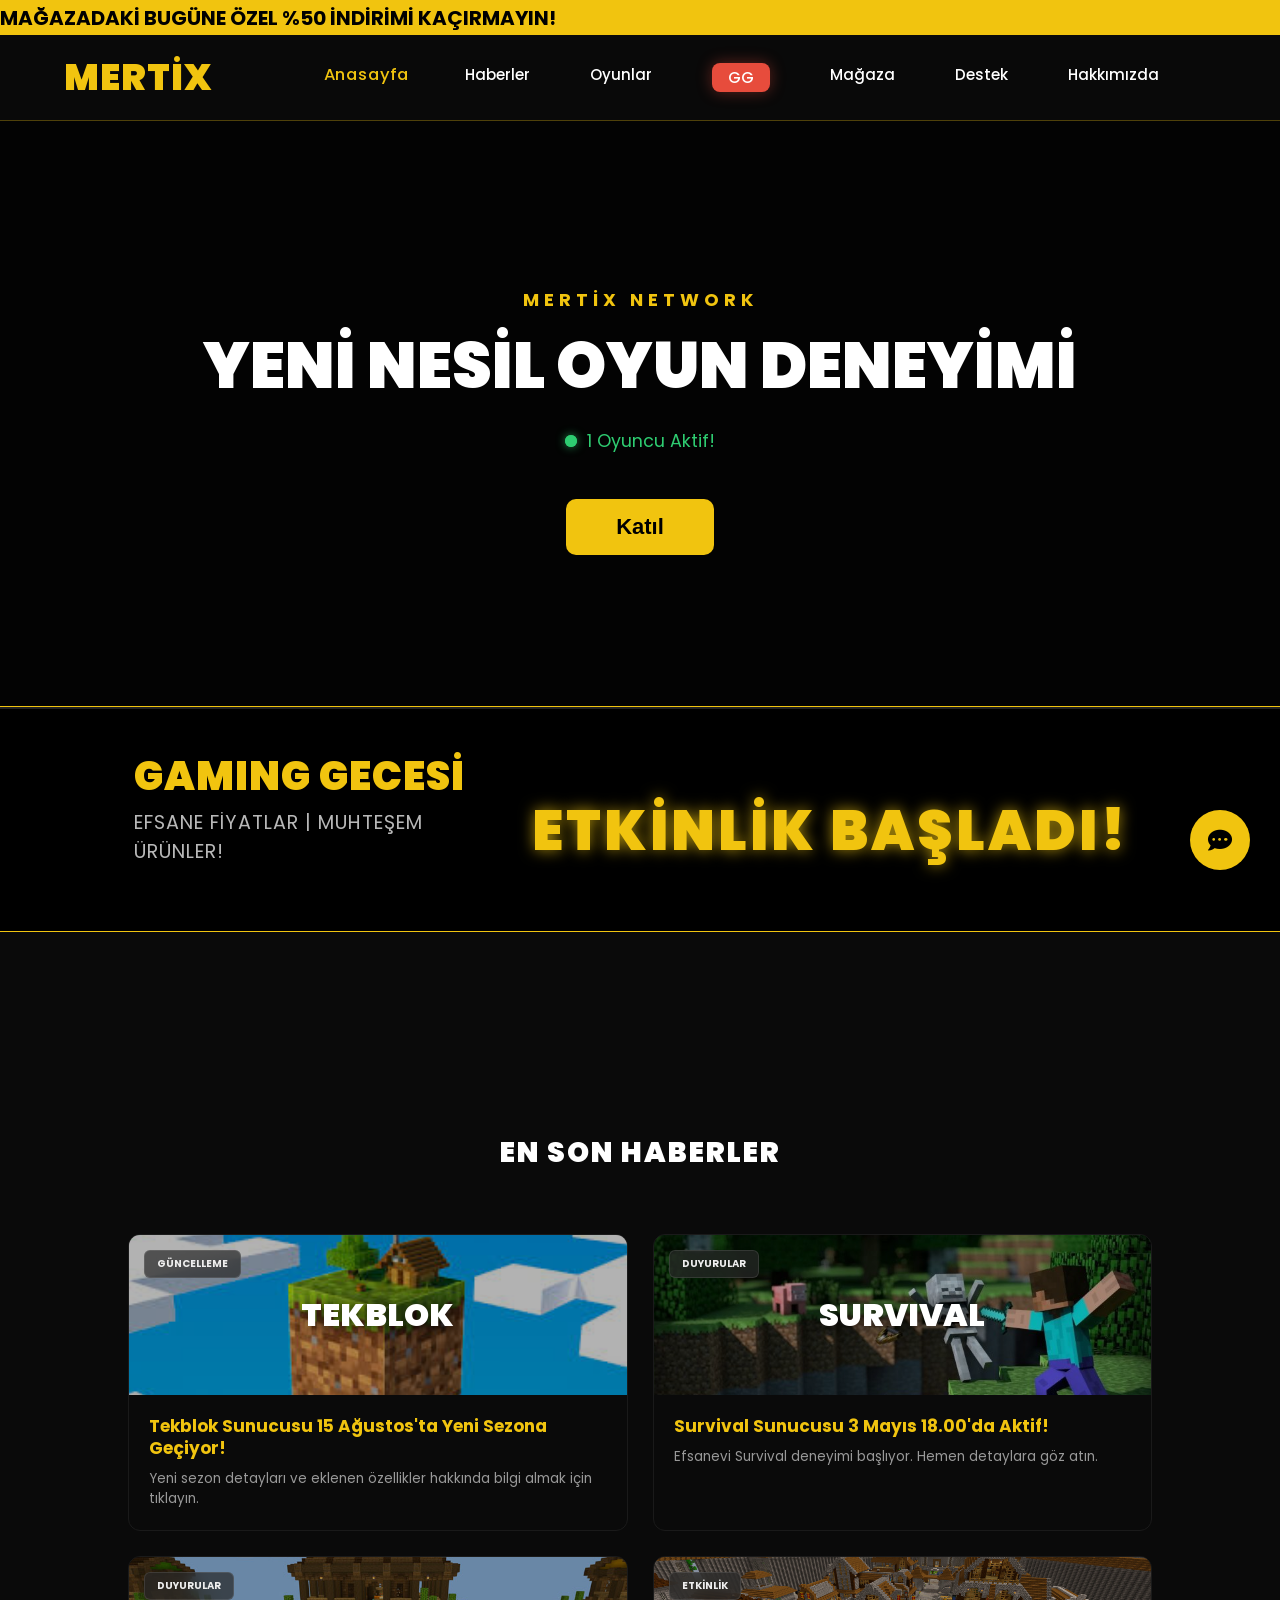
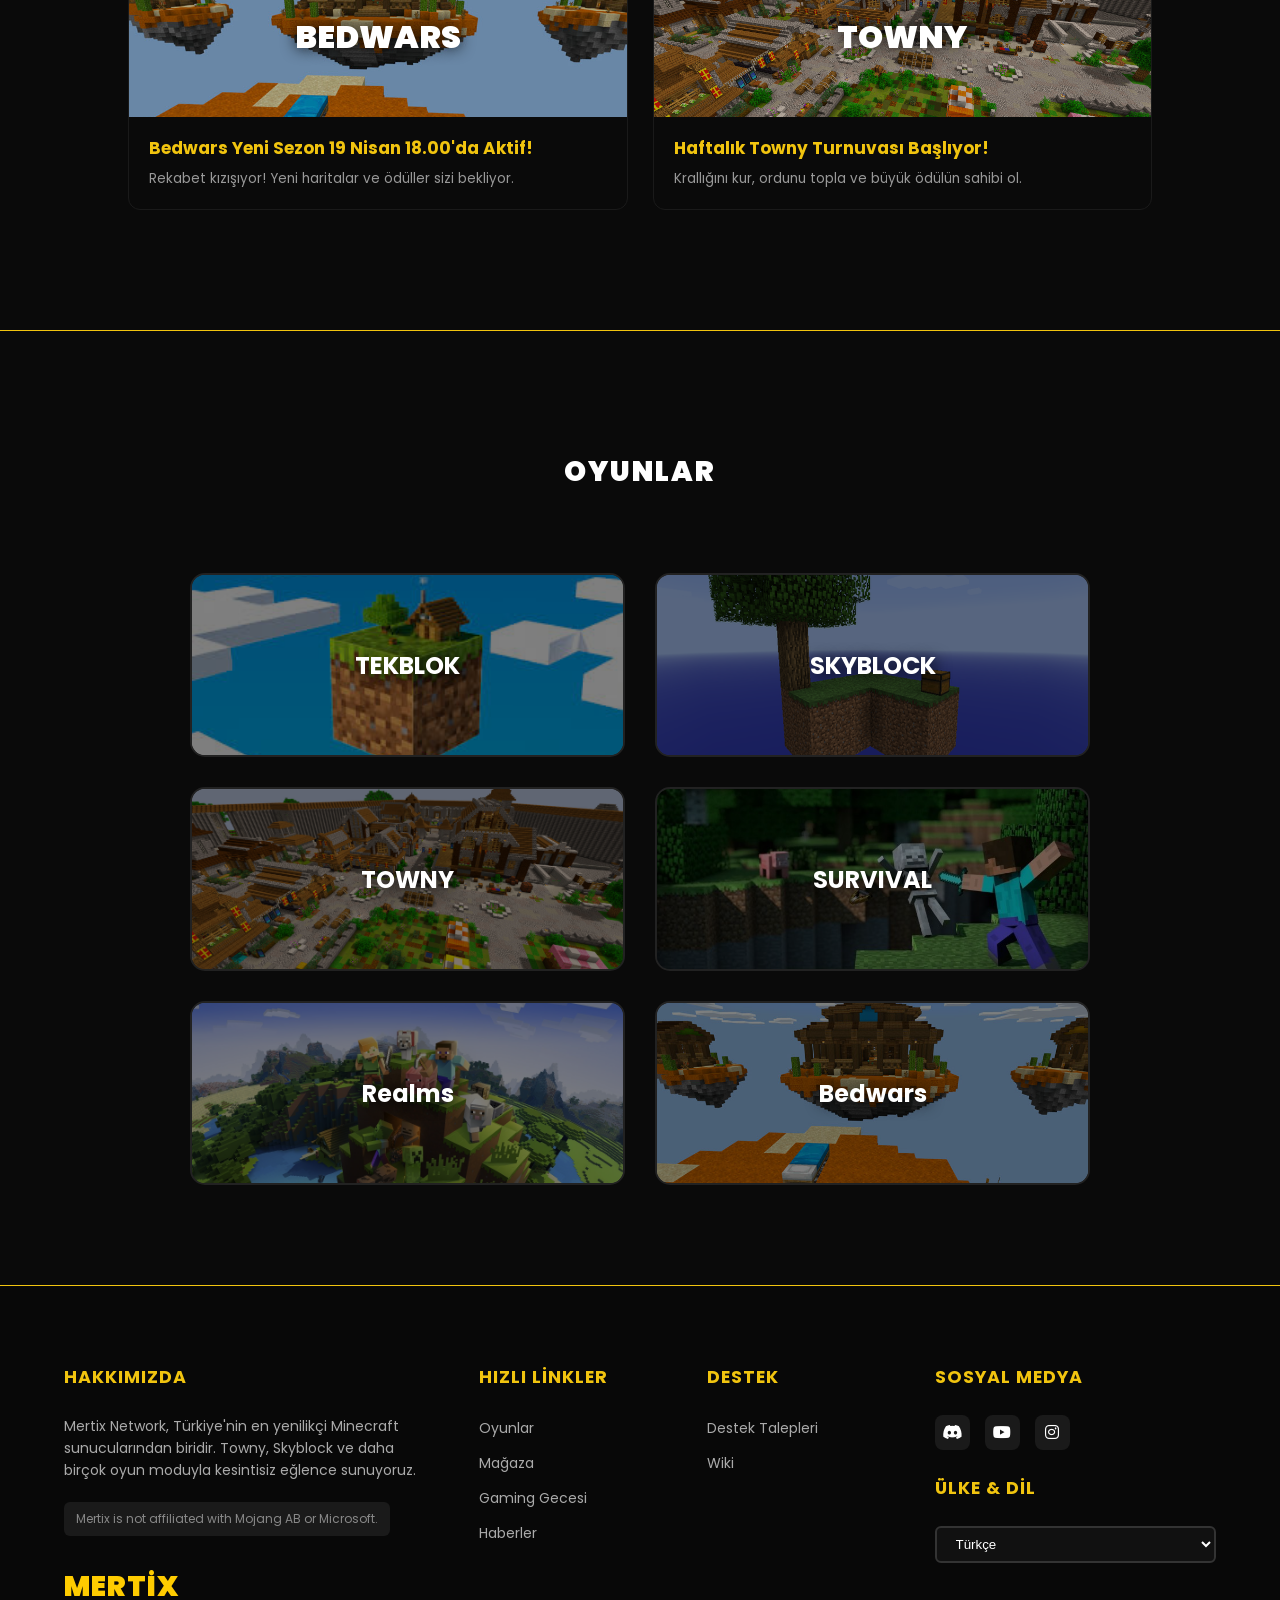
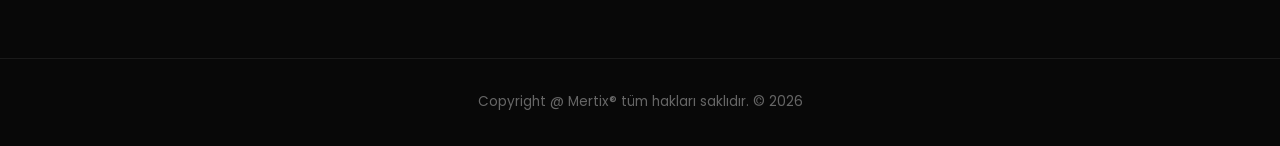
<file: index.html>
<!DOCTYPE html>
<html lang="tr">

<head>
    <meta charset="UTF-8">
    <meta name="viewport" content="width=device-width, initial-scale=1.0">
    <title>Mertix Network • Minecraft Sunucusu</title>
    <link rel="shortcut icon" href="res/logo.png" type="image/x-icon">
    <link rel="stylesheet" href="style.css">
    <link href="https://fonts.googleapis.com/css2?family=Poppins:wght@400;700;900&display=swap" rel="stylesheet">
    <link rel="stylesheet" href="https://cdnjs.cloudflare.com/ajax/libs/font-awesome/6.0.0/css/all.min.css">
</head>

<body>

    <!-- Üst Duyuru Bandı -->
    <div class="top-bar">
        <div class="scrolling-text" id="topBarText">
            <span data-key="top_bar_1">MAĞAZADAKİ BUGÜNE ÖZEL %50 İNDİRİMİ KAÇIRMAYIN!</span>
            <span data-key="top_bar_2">YENİ TOWNY SEZONU ÇOK YAKINDA SİZLERLE!</span>
            <span data-key="top_bar_3">DİSCORD SUNUCUMUZA KATILMAYI UNUTMAYIN!</span>
            <span data-key="top_bar_1">MAĞAZADAKİ BUGÜNE ÖZEL %50 İNDİRİMİ KAÇIRMAYIN!</span>
            <span data-key="top_bar_2">YENİ TOWNY SEZONU ÇOK YAKINDA SİZLERLE!</span>
            <span data-key="top_bar_3">DİSCORD SUNUCUMUZA KATILMAYI UNUTMAYIN!</span>
        </div>
    </div>

    <header>
    <div class="logo">
        <h2 style="color: #f1c40f; margin: 0; font-weight: 900;">MERTİX</h2>
    </div>

    <div class="menu-toggle" id="mobile-menu">
        <span class="bar"></span>
        <span class="bar"></span>
        <span class="bar"></span>
    </div>

    <nav class="nav-container">
        <div class="nav-links">
            <a href="#" class="active" data-key="nav_home">Anasayfa</a>
            <a href="#news" data-key="nav_news">Haberler</a>
            <a href="#games" data-key="nav_games">Oyunlar</a>
            <a href="gamingnight/gn.html" class="gg-btn desktop-only" data-key="gg_btn">GG</a>
            <a href="error/404.html" data-key="nav_shop">Mağaza</a>
            <a href="error/404.html" data-key="nav_support">Destek</a>
            <a href="#footer" data-key="nav_about">Hakkımızda</a>

            <div class="mobile-action-group">
                <a href="gamingnight/gn.html" class="gg-btn mobile-only" data-key="gg_btn">GG</a>
                <a href="login/login.html" class="mobile-login" id="mobileLoginBtn" data-key="btn_login">Giriş Yap ></a>
            </div>
        </div>
    </nav>

    <a href="login/login.html" class="login-btn desktop-login" id="desktopLoginBtn" data-key="btn_login">Giriş Yap ></a>
    
</header>

    <main>
        <section class="hero">
            <h2 data-key="hero_sub">MERTİX NETWORK</h2>
            <h1 data-key="hero_title">YENİ NESİL OYUN DENEYİMİ</h1>
            <div class="online-count">
                <span class="status-dot"></span>
                <span data-key="hero_online">1 Oyuncu Aktif!</span>
            </div>
            <button class="play-btn" data-key="btn_join">Katıl</button>
        </section>

        <!-- Gaming Gecesi & Geri Sayım -->
        <section id="gaming_night" class="gaming-night">
            <div class="gaming-content">
                <div class="gaming-info">
                    <h3 data-key="gaming_title">GAMING GECESİ</h3>
                    <p data-key="gaming_sub">EFSANE FİYATLAR | MUHTEŞEM ÜRÜNLER!</p>
                </div>
                <div class="countdown" id="timer">
                    <div class="time-box"><span id="days">00</span><label data-key="timer_days">GÜN</label></div>
                    <div class="time-box"><span id="hours">00</span><label data-key="timer_hours">SAAT</label></div>
                    <div class="time-box"><span id="minutes">00</span><label data-key="timer_minutes">DAKİKA</label>
                    </div>
                    <div class="time-box"><span id="seconds">00</span><label data-key="timer_seconds">SANİYE</label>
                    </div>
                </div>
            </div>
        </section>

        <!-- En Son Haberler Bölümü -->
        <section id="news" class="news">
            <h2 class="section-title" data-key="title_news">EN SON HABERLER</h2>
            <div class="news-container">
                <!-- Haber Kartı 1 -->
                <a href="news/news1.html" class="news-card">
                    <div class="news-image" style="background-image: url(res/tekblok.jpg);">
                        <span class="news-tag" data-key="tag_update">GÜNCELLEME</span>
                        <h3>TEKBLOK</h3>
                    </div>
                    <div class="news-content">
                        <h4>Tekblok Sunucusu 15 Ağustos'ta Yeni Sezona Geçiyor!</h4>
                        <p>Yeni sezon detayları ve eklenen özellikler hakkında bilgi almak için tıklayın.</p>
                    </div>
                </a>

                <!-- Haber Kartı 2 -->
                <a href="news/news2.html" class="news-card">
                    <div class="news-image" style="background-image: url(res/survival.jpg);">
                        <span class="news-tag" data-key="tag_announcement">DUYURULAR</span>
                        <h3>SURVIVAL</h3>
                    </div>
                    <div class="news-content">
                        <h4>Survival Sunucusu 3 Mayıs 18.00'da Aktif!</h4>
                        <p>Efsanevi Survival deneyimi başlıyor. Hemen detaylara göz atın.</p>
                    </div>
                </a>

                <!-- Haber Kartı 3 -->
                <a href="news/news3.html" class="news-card">
                    <div class="news-image" style="background-image: url(res/bedwars.jpg);">
                        <span class="news-tag" data-key="tag_announcement">DUYURULAR</span>
                        <h3>BEDWARS</h3>
                    </div>
                    <div class="news-content">
                        <h4>Bedwars Yeni Sezon 19 Nisan 18.00'da Aktif!</h4>
                        <p>Rekabet kızışıyor! Yeni haritalar ve ödüller sizi bekliyor.</p>
                    </div>
                </a>

                <!-- Haber Kartı 4 -->
                <a href="news/news4.html" class="news-card">
                    <div class="news-image" style="background-image: url(res/towny.jpg);">
                        <span class="news-tag" data-key="tag_event">ETKİNLİK</span>
                        <h3>TOWNY</h3>
                    </div>
                    <div class="news-content">
                        <h4>Haftalık Towny Turnuvası Başlıyor!</h4>
                        <p>Krallığını kur, ordunu topla ve büyük ödülün sahibi ol.</p>
                    </div>
                </a>
            </div>
        </section>

        <section id="games" class="games">
            <h2 class="section-title" data-key="title_games">OYUNLAR</h2>
            <div class="game-cards">
                <!-- Tekblok -->
                <div class="game-card">
                    <img src="res/tekblok.jpg" alt="Tekblok" class="card-bg">
                    <span>TEKBLOK</span>
                </div>
                <!-- Skyblock -->
                <div class="game-card">
                    <img src="res/skyblock.png" alt="Skyblock" class="card-bg">
                    <span>SKYBLOCK</span>
                </div>
                <!-- Towny -->
                <div class="game-card">
                    <img src="res/towny.jpg" alt="Towny" class="card-bg">
                    <span>TOWNY</span>
                </div>
                <!-- Survival -->
                <div class="game-card">
                    <img src="res/survival.jpg" alt="Survival" class="card-bg">
                    <span>SURVIVAL</span>
                </div>
                <!-- Towny -->
                <div class="game-card">
                    <img src="res/realms.jpg" alt="Realms" class="card-bg">
                    <span>Realms</span>
                </div>
                <!-- Survival -->
                <div class="game-card">
                    <img src="res/bedwars.jpg" alt="Bedwars" class="card-bg">
                    <span>Bedwars</span>
                </div>
            </div>
        </section>
    </main>

    <footer id="footer" class="main-footer">
        <div class="footer-container">
            <!-- Hakkımızda Kısmı -->
            <div class="footer-section about">
                <h3 data-key="footer_about_title">Hakkımızda</h3>
                <p data-key="footer_about_content">Mertix Network, Türkiye'nin en yenilikçi Minecraft sunucularından
                    biridir. Towny, Skyblock ve daha birçok oyun moduyla kesintisiz eğlence sunuyoruz.</p>
                <div class="disclaimer">
                    Mertix is not affiliated with Mojang AB or Microsoft.
                </div>
                <div class="footer-logo-text">MERTİX</div>
            </div>

            <!-- Hızlı Linkler -->
            <div class="footer-section links">
                <h3 data-key="footer_quick_links">Hızlı Linkler</h3>
                <ul>
                    <li><a href="#games" data-key="nav_games">Oyunlar</a></li>
                    <li><a href="#" data-key="nav_shop">Mağaza</a></li>
                    <li><a href="#gaming_night" data-key="footer_link_gaming">Gaming Gecesi</a></li>
                    <li><a href="#news" data-key="nav_news">Haberler</a></li>
                </ul>
            </div>

            <!-- Destek -->
            <div class="footer-section links">
                <h3 data-key="nav_support">Destek</h3>
                <ul>
                    <li><a href="#" data-key="footer_support_requests">Destek Talepleri</a></li>
                    <li><a href="#" data-key="footer_wiki">Wiki</a></li>
                </ul>
            </div>

            <!-- Sosyal Medya ve Dil -->
            <div class="footer-section social">
                <h3 data-key="footer_social">Sosyal Medya</h3>
                <div class="social-icons">
                    <a href="#" class="icon discord"><i class="fab fa-discord"></i></a>
                    <a href="#" class="icon youtube"><i class="fab fa-youtube"></i></a>
                    <a href="#" class="icon instagram"><i class="fab fa-instagram"></i></a>
                </div>
                <h3 data-key="footer_lang">Ülke & Dil</h3>
                <select class="language-select" id="langSelect">
                    <option data-key="lang_tr" value="tr">Türkçe</option>
                    <option data-key="lang_en" value="en">İngilizce <p>(Beta)</p>
                    </option>
                    <option data-key="lang_de" value="de">Almanca <p>(Beta)</p>
                    </option>
                    <option data-key="lang_fr" value="fr">Fransızca <p>(Beta)</p>
                    </option>
                </select>
            </div>
        </div>

        <div class="footer-bottom">
            <p data-key="footer_copyright">Copyright <strong>Mertix®</strong> tüm hakları saklıdır. © 2026</p>
        </div>
    </footer>

    <!-- Chatbot Penceresi -->
    <div class="chat-window" id="chatWindow">
        <div class="chat-header">
            <span data-key="chat_title">Mertix Destek Botu</span>
            <button onclick="toggleChat()">&times;</button>
        </div>
        <div class="chat-body" id="chatBody">
            <!-- Mesajlar buraya gelecek -->
        </div>
        <div class="chat-footer">
            <div class="input-area">
                <input type="text" id="chatInput" data-key="chat_input_placeholder" placeholder="Mesajınızı yazın...">
                <button onclick="sendMessage()">
                    <i class="fas fa-paper-plane"></i>
                </button>
            </div>
        </div>
    </div>

    <!-- Sabit Düğmeler Grubu -->
    <div class="fixed-buttons">
        <!-- Yukarı Çık Düğmesi -->
        <button onclick="window.scrollTo({top: 0, behavior: 'smooth'})" class="scroll-top" title="Yukarı Çık">
            <i class="fas fa-chevron-up"></i>
        </button>

        <!-- Sohbet Botu Düğmesi -->
        <div class="chat-bot-btn" onclick="toggleChat()" title="Destek Sistemi">
            <i class="fas fa-comment-dots"></i>
        </div>
    </div>
    <script src="language.js"></script>
    <script src="script.js"></script>
    <script src="bot.js"></script>
    <script src="gnsayim.js"></script>
</body>

</html>
</file>
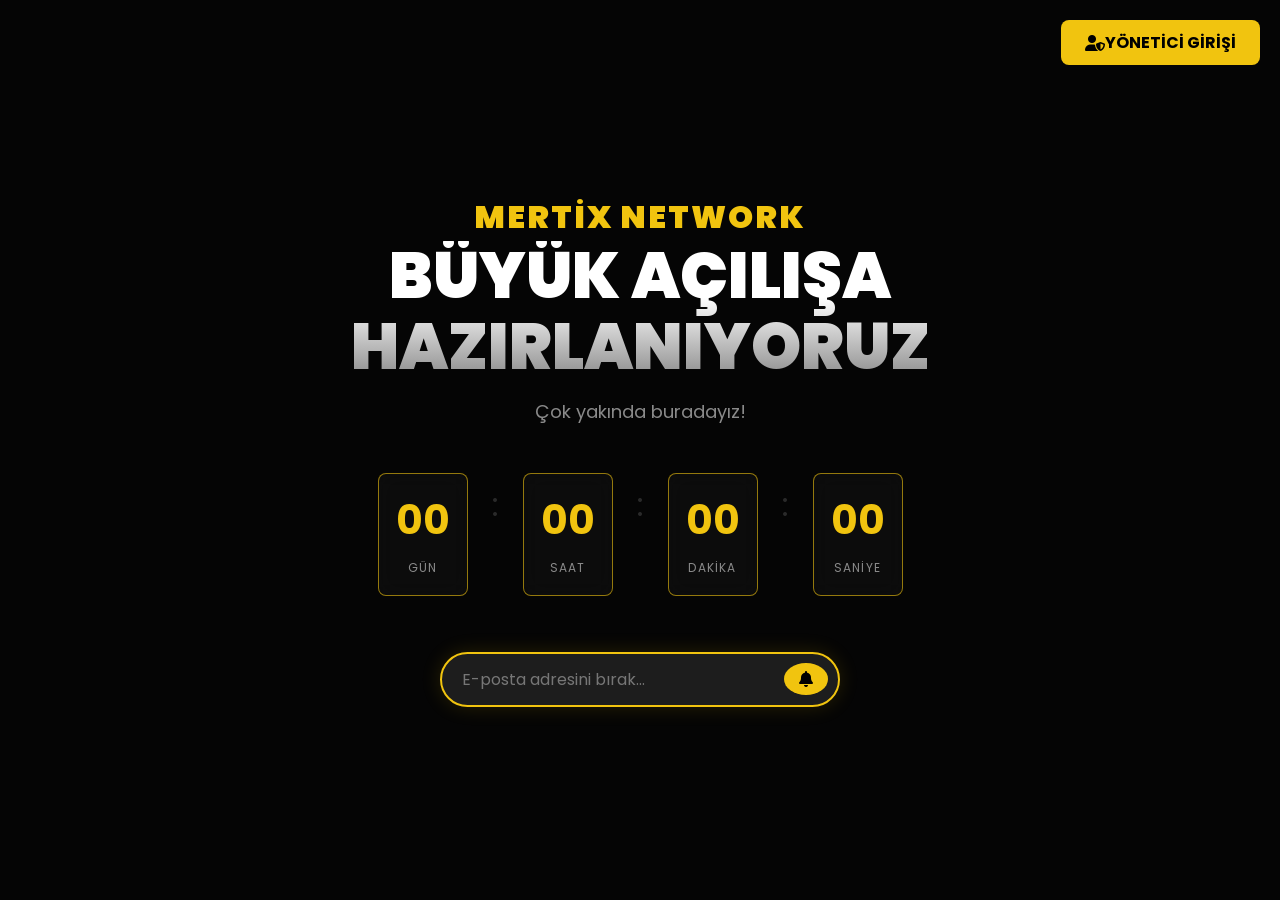
<file: login/login.html>
<!DOCTYPE html>
<html lang="tr">

<head>
    <meta charset="UTF-8" />
    <meta name="viewport" content="width=device-width, initial-scale=1.0" />
    <title>Mertix Network • Yakında!</title>
    <link rel="shortcut icon" href="../res/logo.png" type="image/x-icon">
    <link href="https://fonts.googleapis.com/css2?family=Poppins:wght@400;700;900&display=swap" rel="stylesheet">
    <link rel="stylesheet" href="css/style.css" />
    <link rel="stylesheet" href="https://cdnjs.cloudflare.com/ajax/libs/font-awesome/6.0.0/css/all.min.css" />
</head>

<body>
    <div class="bg">
        <div class="blob"></div>
    </div>

    <div style="position: absolute; top: 20px; right: 20px; z-index: 1000;">
        <a id="admin-login" href="managerlogin.html" class="admin-login">
            <i class="fa-solid fa-user-shield"></i> YÖNETİCİ GİRİŞİ
        </a>
    </div>

    <main class="container">
        <div class="logo">
            <h1 style="color: #f1c40f; font-weight: 900; letter-spacing: 2px;">MERTİX NETWORK</h1>
        </div>

        <section class="content">
            <h2 data-key="title" class="title">BÜYÜK AÇILIŞA HAZIRLANIYORUZ</h2>
            <p data-key="subtitle" class="subtitle">Çok yakında buradayız!</p>
        </section>

        <section class="countdown">
            <div class="time-block">
                <span class="time-value" id="days">00</span>
                <span data-key="days" class="time-label">GÜN</span>
            </div>
            <span class="separator">:</span>
            <div class="time-block">
                <span class="time-value" id="hours">00</span>
                <span data-key="hours" class="time-label">SAAT</span>
            </div>
            <span class="separator">:</span>
            <div class="time-block">
                <span class="time-value" id="minutes">00</span>
                <span data-key="minutes" class="time-label">DAKİKA</span>
            </div>
            <span class="separator">:</span>
            <div class="time-block">
                <span class="time-value" id="seconds">00</span>
                <span data-key="seconds" class="time-label">SANİYE</span>
            </div>
        </section>

        <form class="email-form" id="email-form">
            <div class="input-wrapper">
                <input data-key="email" type="email" required placeholder="E-posta adresini bırak..." />
                <button type="submit" class="side-btn" title="Haber Ver">
                    <i class="fa-solid fa-bell"></i>
                </button>
            </div>
        </form>

        <div class="success-message hidden" id="success">
            <i class="fa-solid fa-check-circle"></i>
            <span data-key="success">Kaydın başarıyla oluşturuldu. Sunucumuz aktif olduğunda e-posta adresine bir
                davetiye göndereceğiz.</span>
        </div>
    </main>
    <script src="js/script.js" defer></script>
    <script src="js/loginlang.js" defer></script>
</body>

</html>
</file>
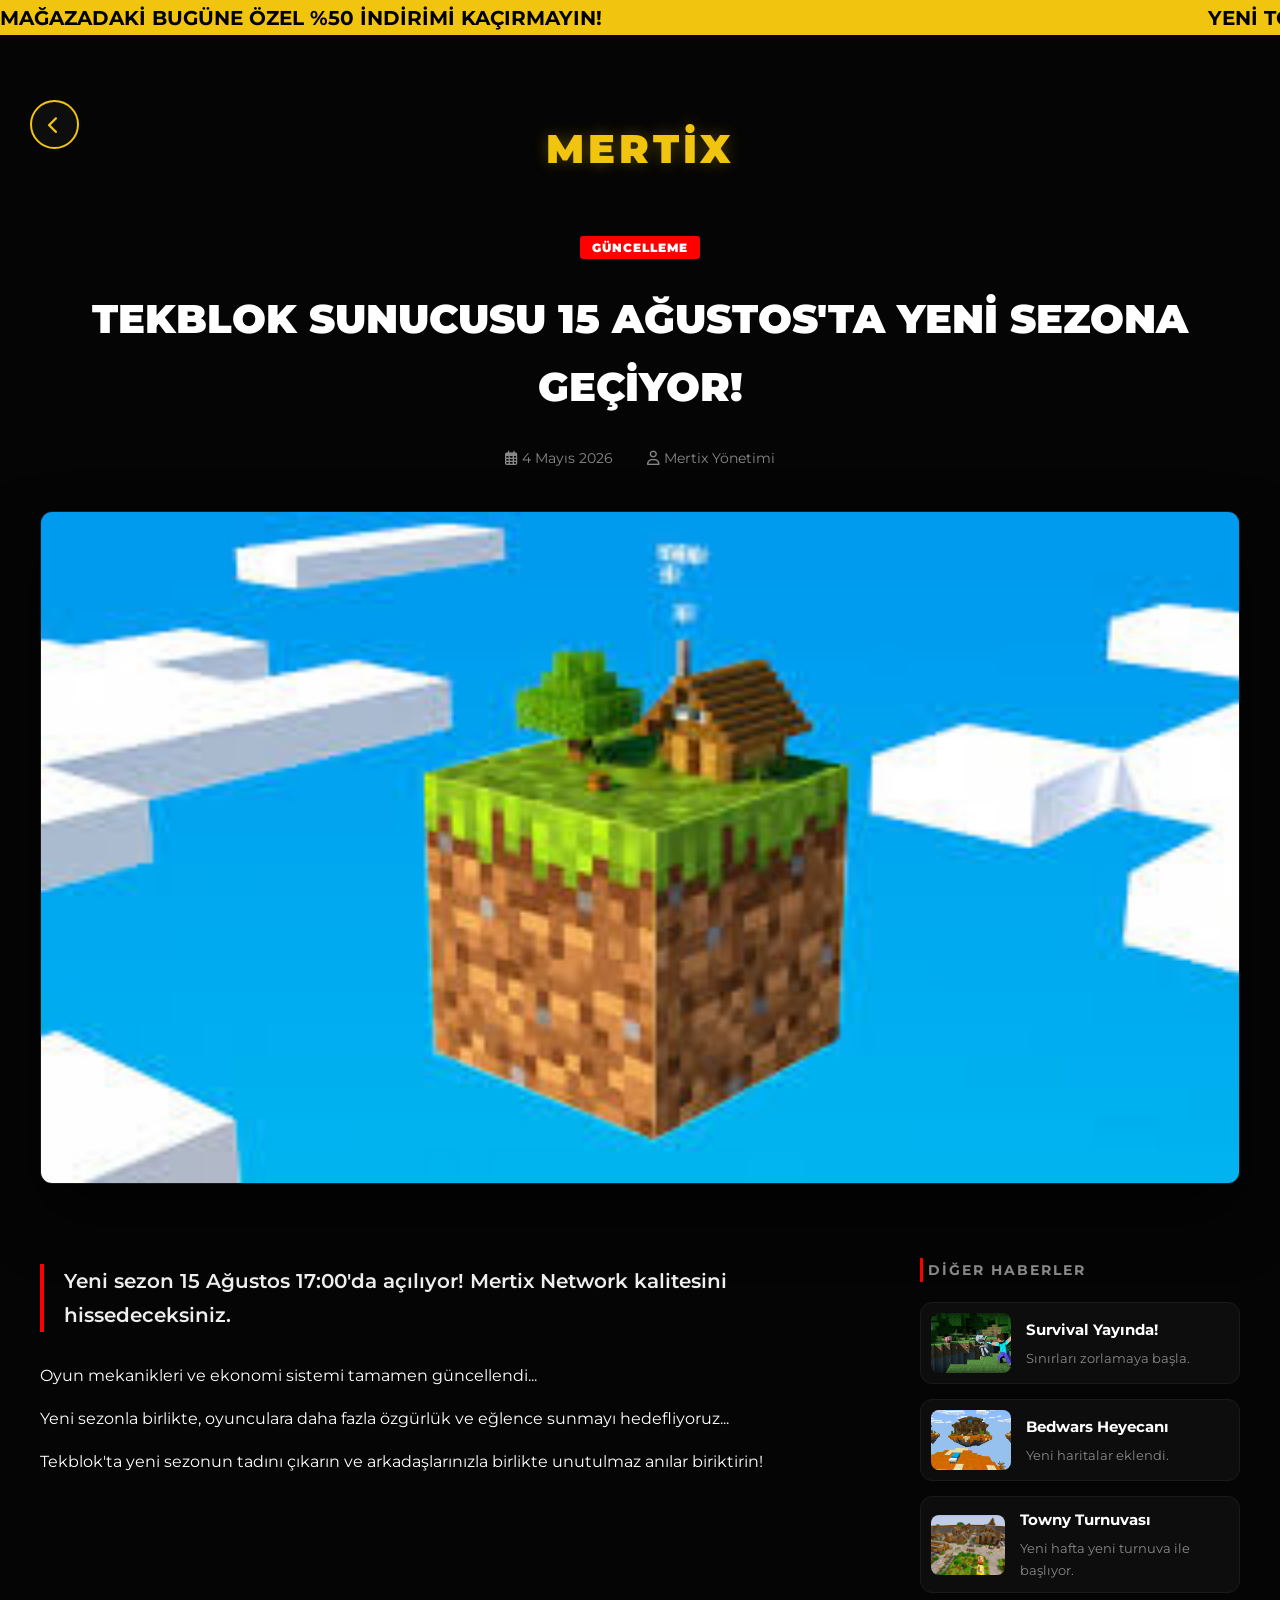
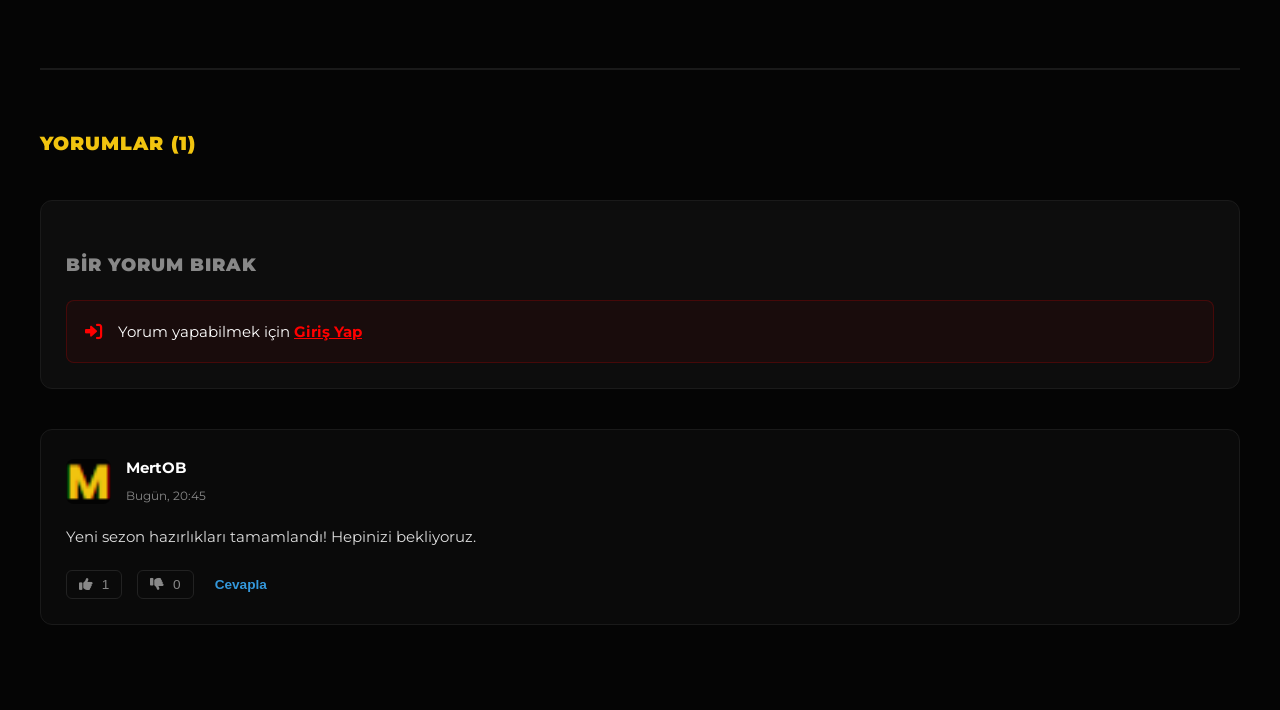
<file: news/news1.html>
<!DOCTYPE html>
<html lang="tr">
<head>
    <meta charset="UTF-8">
    <meta name="viewport" content="width=device-width, initial-scale=1.0">
    <title>Mertix Network • Haber Detayları</title>
    <link rel="shortcut icon" href="../res/logo.png" type="image/x-icon">  
    <!-- Mertix Kurumsal Fontları -->
    <link href="https://fonts.googleapis.com/css2?family=Montserrat:wght@400;700;900&display=swap" rel="stylesheet">
    <link rel="stylesheet" href="https://cdnjs.cloudflare.com/ajax/libs/font-awesome/6.0.0/css/all.min.css">
    <link rel="stylesheet" href="css/news1.css">
</head>
<body>
    <!-- Üst Duyuru Bandı -->
<div class="top-bar">
    <div class="scrolling-text" id="topBarText">
        <span data-key="top_bar_1">MAĞAZADAKİ BUGÜNE ÖZEL %50 İNDİRİMİ KAÇIRMAYIN!</span>
        <span data-key="top_bar_2">YENİ TOWNY SEZONU ÇOK YAKINDA SİZLERLE!</span>
        <span data-key="top_bar_3">DİSCORD SUNUCUMUZA KATILMAYI UNUTMAYIN!</span>
        <span data-key="top_bar_1">MAĞAZADAKİ BUGÜNE ÖZEL %50 İNDİRİMİ KAÇIRMAYIN!</span>
        <span data-key="top_bar_2">YENİ TOWNY SEZONU ÇOK YAKINDA SİZLERLE!</span>
        <span data-key="top_bar_3">DİSCORD SUNUCUMUZA KATILMAYI UNUTMAYIN!</span>
    </div>
</div>


    <main class="mertix-layout">

        <a href="../index.html#news" class="back-button-fixed">
    <i class="fas fa-chevron-left"></i>
</a>

        <!-- Logo -->
        <div class="logo">
            <h2 style="color: #f1c40f; margin: 0; font-weight: 900;">MERTİX</h2>
        </div>

        <!-- 1. BÖLÜM: ÜST BAŞLIK VE BANNER -->
        <section class="news-header">
            <span class="category-tag" data-key="cat_update">GÜNCELLEME</span>
            <h1>Tekblok Sunucusu 15 Ağustos'ta Yeni Sezona Geçiyor!</h1>
            <div class="meta-info">
                <span><i class="far fa-calendar-alt"></i> 4 Mayıs 2026</span>
                <span><i class="far fa-user"></i> Mertix Yönetimi</span>
            </div>
            <div class="banner-container">
                <img src="../res/tekblok.jpg" class="main-image">
            </div>
        </section>

        <!-- 2. BÖLÜM: HABER METNİ VE YAN HABERLER (SIDEBAR) -->
        <div class="content-grid">
            <!-- Sol Taraf: Makale -->
            <article class="article-body">
                <p class="highlight-text">
                    Yeni sezon 15 Ağustos 17:00'da açılıyor! Mertix Network kalitesini hissedeceksiniz.
                </p>
                <p>Oyun mekanikleri ve ekonomi sistemi tamamen güncellendi...</p>
                <p>Yeni sezonla birlikte, oyunculara daha fazla özgürlük ve eğlence sunmayı hedefliyoruz...</p>
                <p>Tekblok'ta yeni sezonun tadını çıkarın ve arkadaşlarınızla birlikte unutulmaz anılar biriktirin!</p>
            </article> <!-- Article burada bitmeli -->

            <!-- Sağ Taraf: Senin Kırmızıyla Çizdiğin Boşluk Burası -->
            <aside class="sidebar">
                <h3 data-key="other_news_title">DİĞER HABERLER</h3>
                <div class="side-cards">
                    <a href="news2.html" class="mini-card">
                        <div class="card-thumb" style="background-image: url('../res/survival.jpg');"></div>
                        <div class="card-desc">
                            <h4>Survival Yayında!</h4>
                            <p>Sınırları zorlamaya başla.</p>
                        </div>
                    </a>
                    <a href="news3.html" class="mini-card">
                        <div class="card-thumb" style="background-image: url('../res/bedwars.jpg');"></div>
                        <div class="card-desc">
                            <h4>Bedwars Heyecanı</h4>
                            <p>Yeni haritalar eklendi.</p>
                        </div>
                    </a>
                    <a href="news4.html" class="mini-card">
                        <div class="card-thumb" style="background-image: url('../res/towny.jpg');"></div>
                        <div class="card-desc">
                            <h4>Towny Turnuvası</h4>
                            <p>Yeni hafta yeni turnuva ile başlıyor.</p>
                        </div>
                    </a>
                </div>
            </aside>
        </div> <!-- content-grid BURADA BİTİYOR -->
<!-- 3. BÖLÜM: YORUMLAR (EN ALTA TAM GENİŞLİK) -->
<section class="comments-section full-width">
    <h3 class="section-title" data-key="comments_header">YORUMLAR (1)</h3>

    <!-- 1. SIRADA: YORUM BIRAKMA ALANI -->
    <div class="comment-input-area top-version">
        <h4 class="input-title" data-key="leave_comment">BİR YORUM BIRAK</h4>
        <div class="login-alert">
            <i class="fas fa-sign-in-alt"></i>
            <p><span data-key="login_to_comment">Yorum yapabilmek için</span> <a href="#" data-key="login_link">Giriş Yap</a></p>
        </div>
    </div>

    <!-- 2. SIRADA: MEVCUT YORUMLAR -->
    <div class="comment-list">
        <div class="comment-card">
            <div class="comment-user">
                <img src="../res/logo.png" class="user-avatar">
                <div class="user-info">
                    <span class="username">MertOB</span>
                    <span class="comment-date">Bugün, 20:45</span>
                </div>
            </div>
            <p class="comment-text">Yeni sezon hazırlıkları tamamlandı! Hepinizi bekliyoruz.</p>
            <div class="comment-actions">
                <button class="action-btn like"><i class="fas fa-thumbs-up"></i> 1</button>
                <button class="action-btn dislike"><i class="fas fa-thumbs-down"></i> 0</button>
                <button class="reply-btn" data-key="reply_button">Cevapla</button>
            </div>
        </div>
    </div>
</section>

    </main>
<script src="js/language.js"></script>
</body>
</html>
</file>
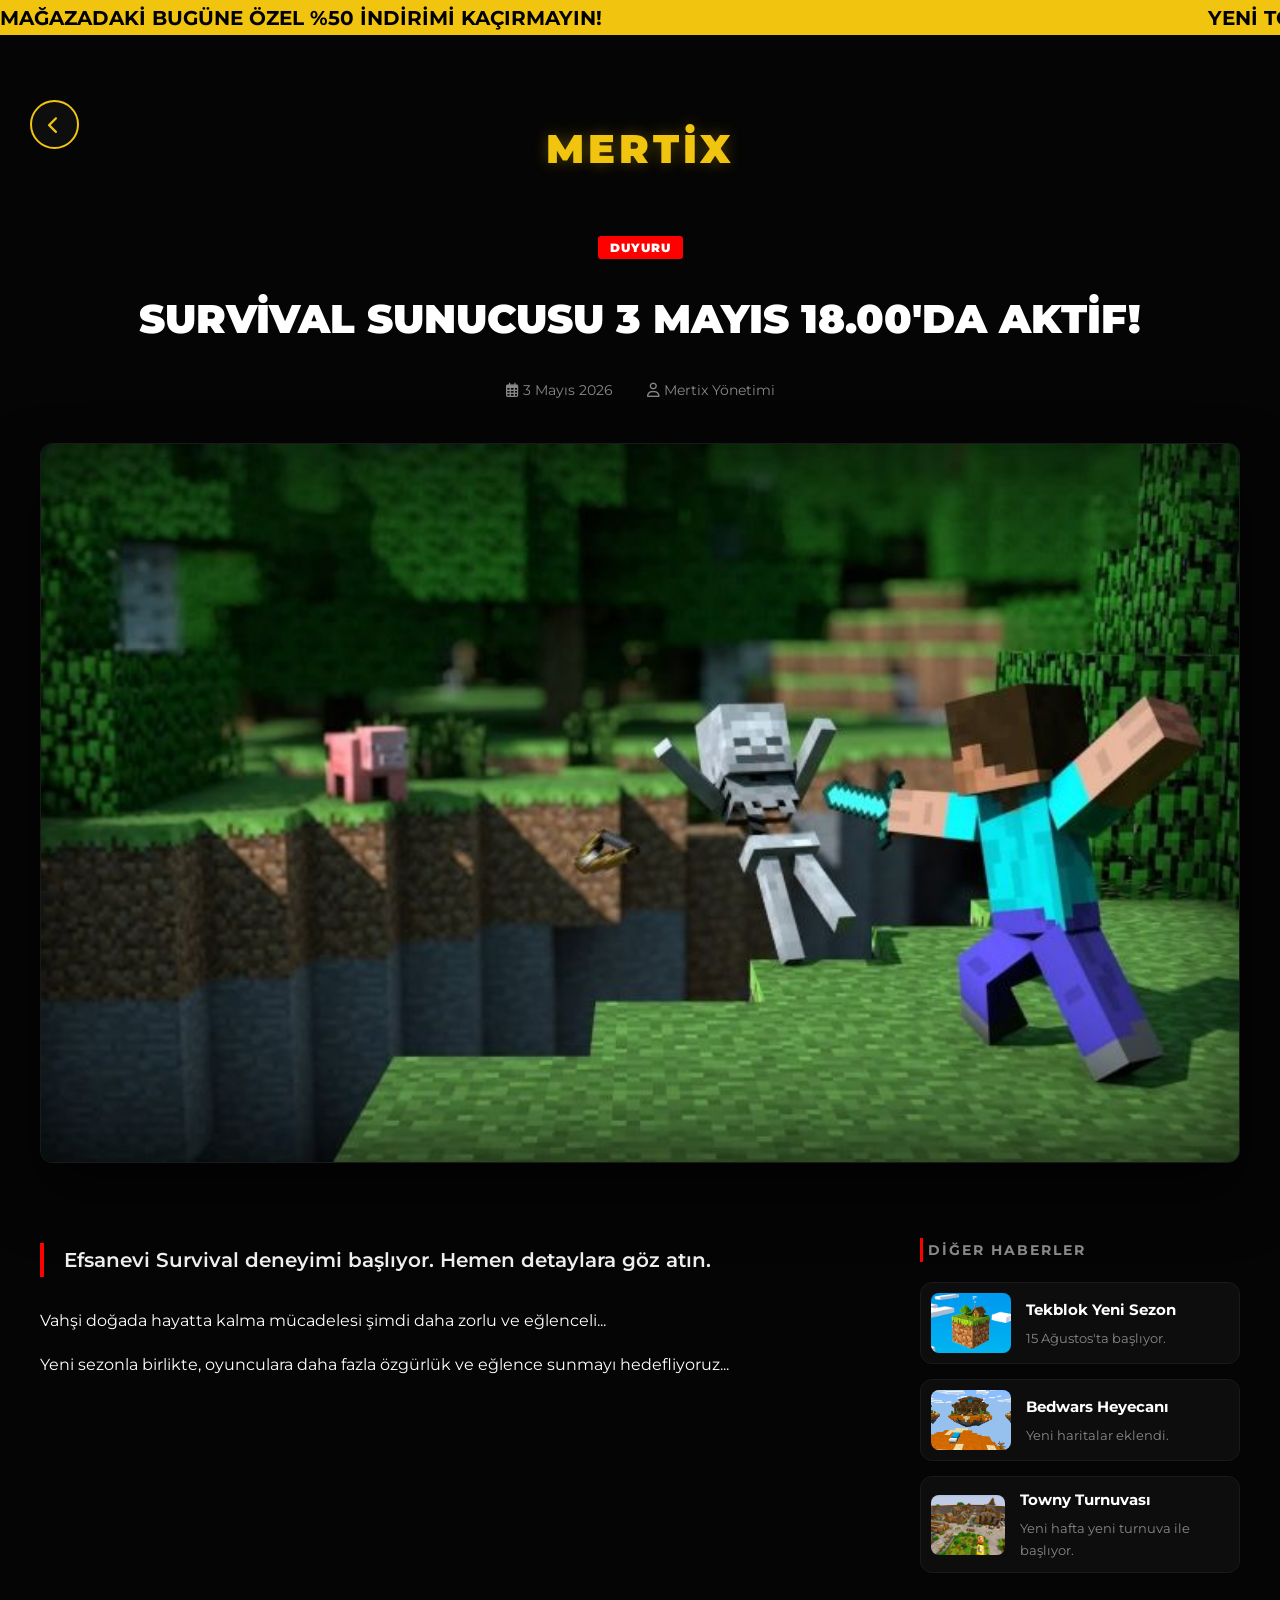
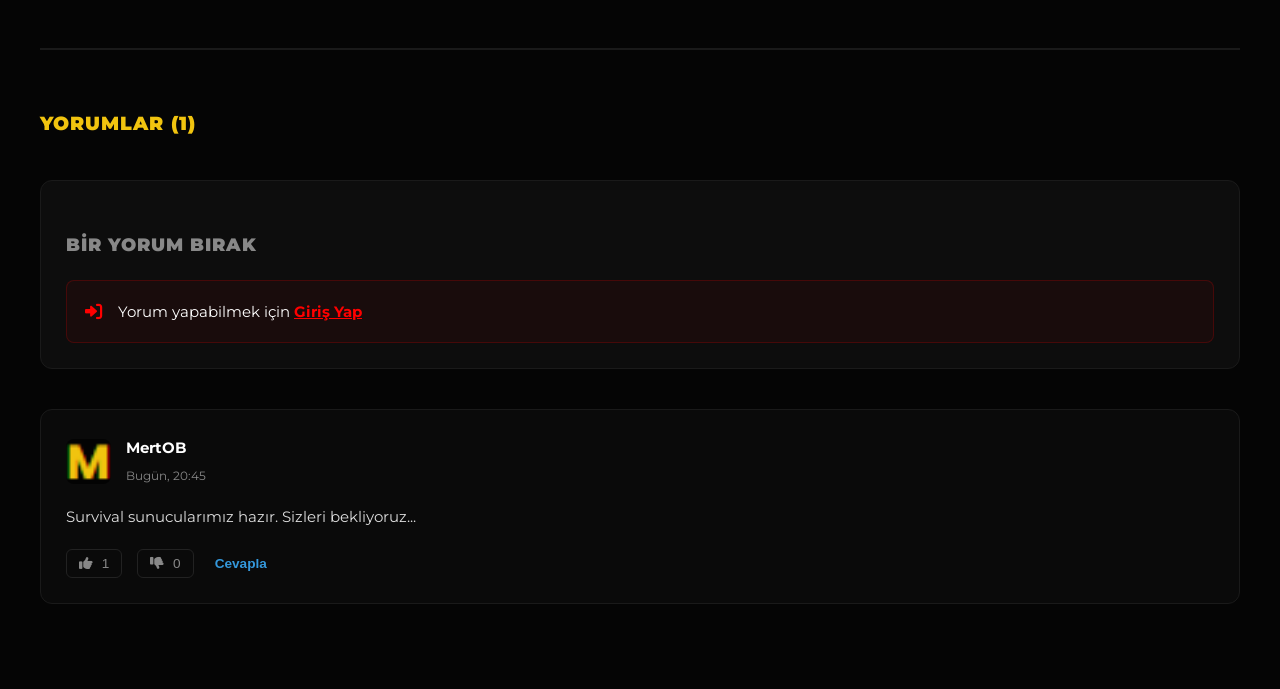
<file: news/news2.html>
<!DOCTYPE html>
<html lang="tr">
<head>
    <meta charset="UTF-8">
    <meta name="viewport" content="width=device-width, initial-scale=1.0">
    <title>Mertix Network • Haber Detayları</title>
    <link rel="shortcut icon" href="../res/logo.png" type="image/x-icon">  
    <link href="https://fonts.googleapis.com/css2?family=Montserrat:wght@400;700;900&display=swap" rel="stylesheet">
    <link rel="stylesheet" href="https://cdnjs.cloudflare.com/ajax/libs/font-awesome/6.0.0/css/all.min.css">
    <link rel="stylesheet" href="css/news2.css">
</head>
<body>

        <!-- Üst Duyuru Bandı -->
<div class="top-bar">
    <div class="scrolling-text" id="topBarText">
        <span data-key="top_bar_1">MAĞAZADAKİ BUGÜNE ÖZEL %50 İNDİRİMİ KAÇIRMAYIN!</span>
        <span data-key="top_bar_2">YENİ TOWNY SEZONU ÇOK YAKINDA SİZLERLE!</span>
        <span data-key="top_bar_3">DİSCORD SUNUCUMUZA KATILMAYI UNUTMAYIN!</span>
        <span data-key="top_bar_1">MAĞAZADAKİ BUGÜNE ÖZEL %50 İNDİRİMİ KAÇIRMAYIN!</span>
        <span data-key="top_bar_2">YENİ TOWNY SEZONU ÇOK YAKINDA SİZLERLE!</span>
        <span data-key="top_bar_3">DİSCORD SUNUCUMUZA KATILMAYI UNUTMAYIN!</span>
    </div>
</div>
    <main class="mertix-layout">

        <a href="../index.html#news" class="back-button-fixed">
    <i class="fas fa-chevron-left"></i>
</a>

        <div class="logo">
            <h2 style="color: #f1c40f; margin: 0; font-weight: 900;">MERTİX</h2>
        </div>

        <section class="news-header">
            <span data-key="cat_announcement" class="category-tag">DUYURU</span>
            <h1>Survival Sunucusu 3 Mayıs 18.00'da Aktif!</h1>
            <div class="meta-info">
                <span><i class="far fa-calendar-alt"></i> 3 Mayıs 2026</span>
                <span><i class="far fa-user"></i> Mertix Yönetimi</span>
            </div>
            <div class="banner-container">
                <img src="../res/survival.jpg" class="main-image">
            </div>
        </section>

        <div class="content-grid">
            <!-- Sol Taraf: Makale -->
            <article class="article-body">
                <p class="highlight-text">
                    Efsanevi Survival deneyimi başlıyor. Hemen detaylara göz atın.
                </p>
                <p>Vahşi doğada hayatta kalma mücadelesi şimdi daha zorlu ve eğlenceli...</p>
                <p>Yeni sezonla birlikte, oyunculara daha fazla özgürlük ve eğlence sunmayı hedefliyoruz...</p>
            </article>

            <!-- Sağ Taraf: Sidebar (Artık Doğru Yerde) -->
            <aside class="sidebar">
                <h3 data-key="other_news_title">DİĞER HABERLER</h3>
                <div class="side-cards">
                    <a href="news1.html" class="mini-card">
                        <div class="card-thumb" style="background-image: url('../res/tekblok.jpg');"></div>
                        <div class="card-desc">
                            <h4>Tekblok Yeni Sezon</h4>
                            <p>15 Ağustos'ta başlıyor.</p>
                        </div>
                    </a>
                    <a href="news3.html" class="mini-card">
                        <div class="card-thumb" style="background-image: url('../res/bedwars.jpg');"></div>
                        <div class="card-desc">
                            <h4>Bedwars Heyecanı</h4>
                            <p>Yeni haritalar eklendi.</p>
                        </div>
                    </a>
                    <a href="news4.html" class="mini-card">
                        <div class="card-thumb" style="background-image: url('../res/towny.jpg');"></div>
                        <div class="card-desc">
                            <h4>Towny Turnuvası</h4>
                            <p>Yeni hafta yeni turnuva ile başlıyor.</p>
                        </div>
                    </a>
                </div>
            </aside>
        </div>

        <section class="comments-section full-width">
    <h3 class="section-title" data-key="comments_header">YORUMLAR (1)</h3>

    <!-- 1. SIRADA: YORUM BIRAKMA ALANI -->
    <div class="comment-input-area top-version">
        <h4 class="input-title" data-key="leave_comment">BİR YORUM BIRAK</h4>
        <div class="login-alert">
            <i class="fas fa-sign-in-alt"></i>
            <p><span data-key="login_to_comment">Yorum yapabilmek için</span> <a href="#" data-key="login_link">Giriş Yap</a></p>
        </div>
    </div>

    <!-- 2. SIRADA: MEVCUT YORUMLAR -->
    <div class="comment-list">
        <div class="comment-card">
            <div class="comment-user">
                <img src="../res/logo.png" class="user-avatar">
                <div class="user-info">
                    <span class="username">MertOB</span>
                    <span class="comment-date">Bugün, 20:45</span>
                </div>
            </div>
            <p class="comment-text">Survival sunucularımız hazır. Sizleri bekliyoruz...</p>
            <div class="comment-actions">
                <button class="action-btn like"><i class="fas fa-thumbs-up"></i> 1</button>
                <button class="action-btn dislike"><i class="fas fa-thumbs-down"></i> 0</button>
                <button class="reply-btn">Cevapla</button>
            </div>
        </div>
    </div>
</section>
    </main>
    <script src="js/language.js"></script>
</body>
</html>
</file>
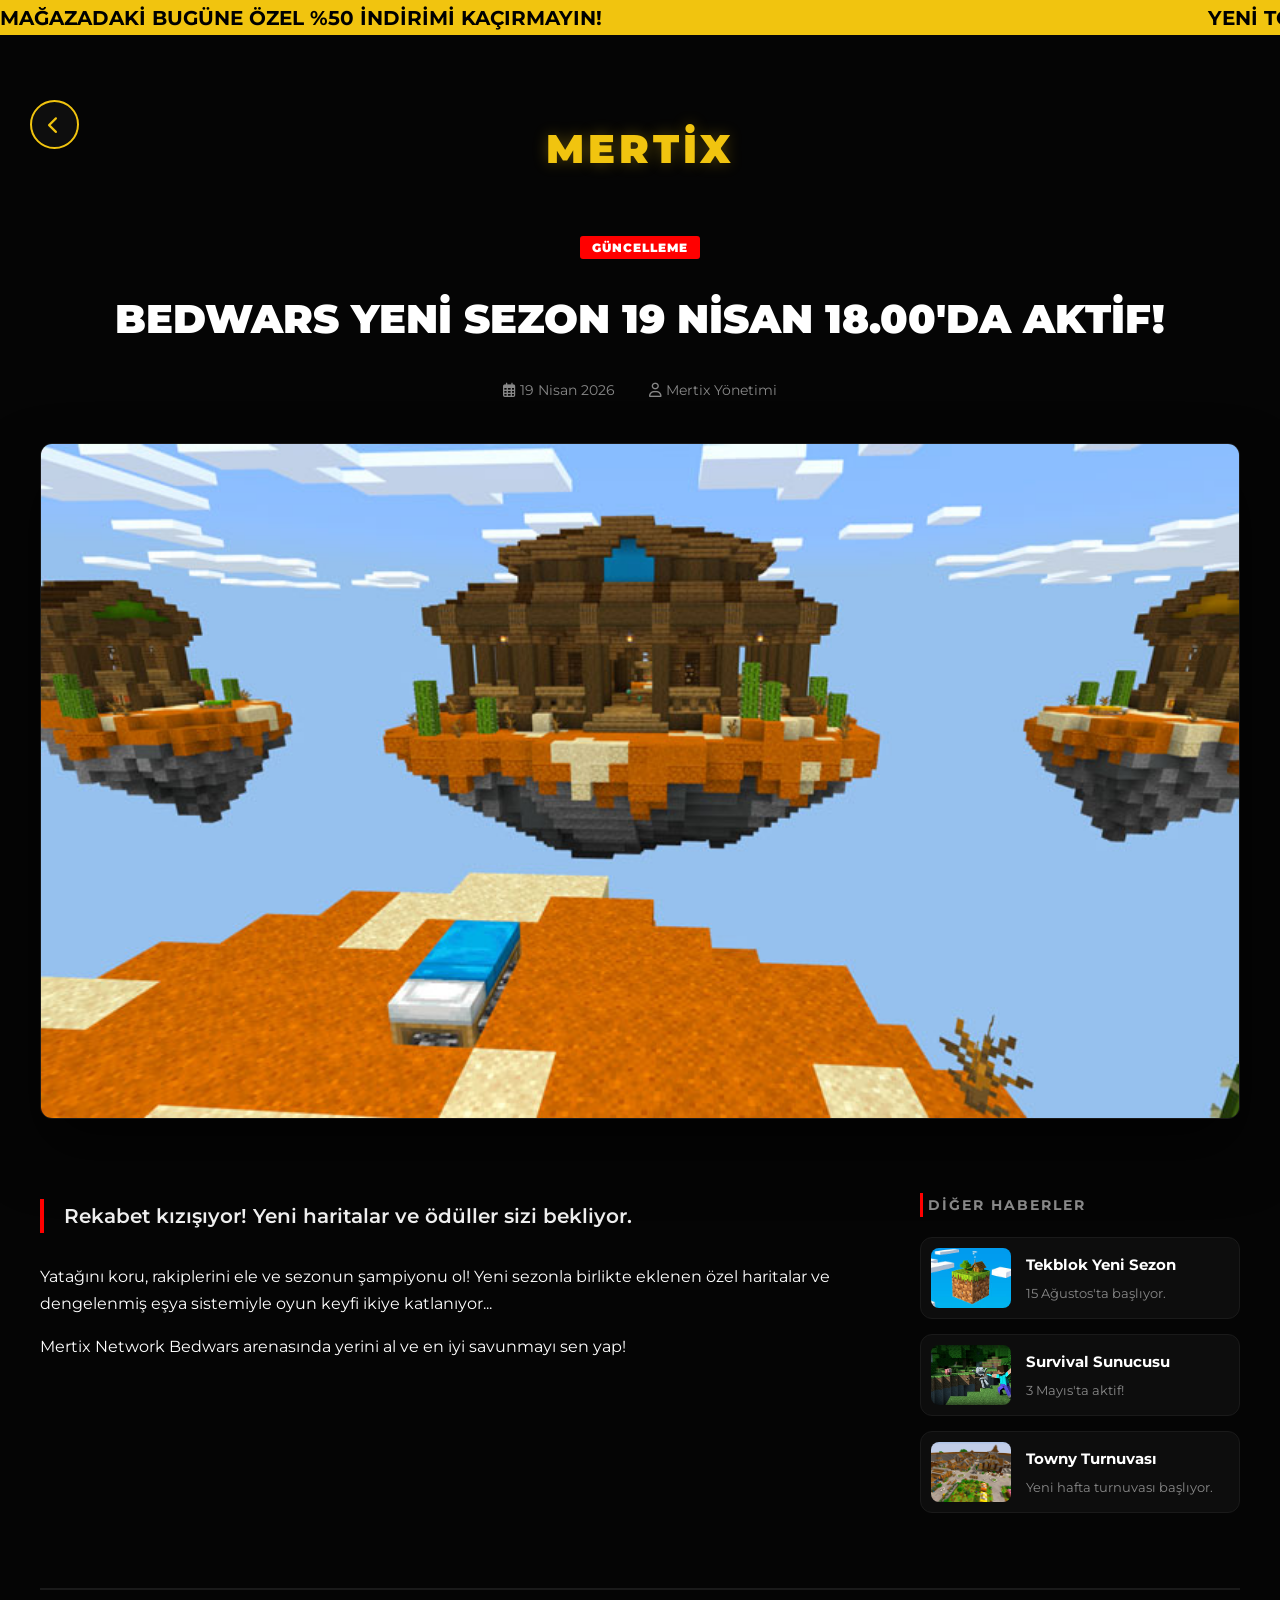
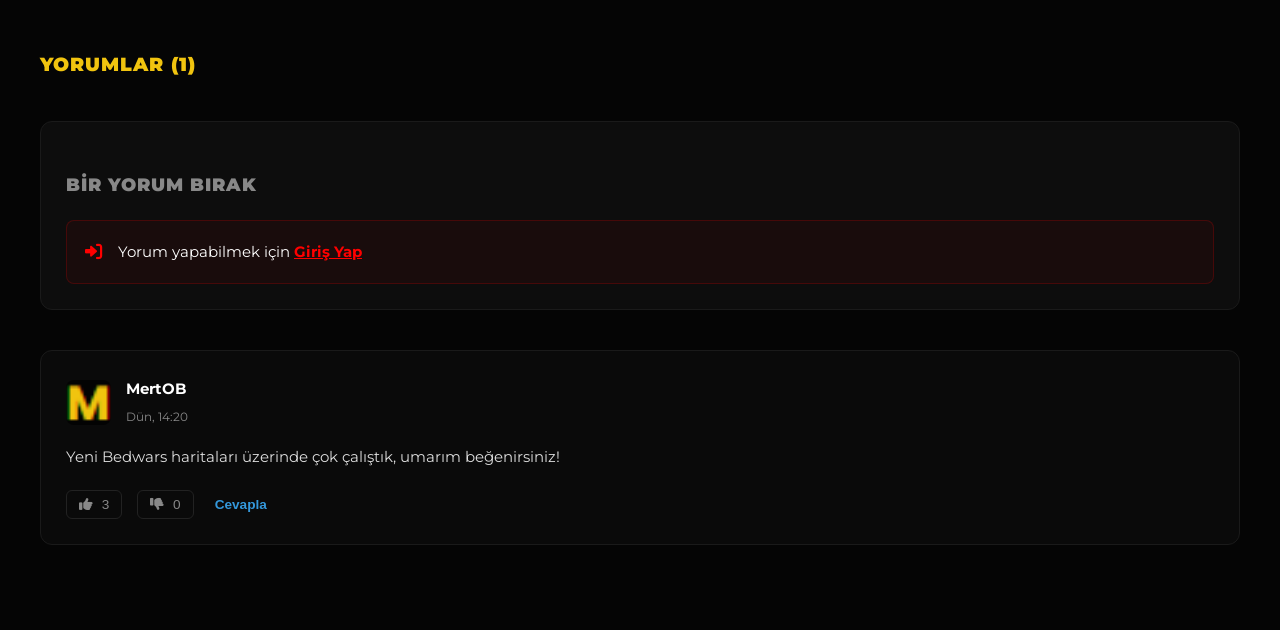
<file: news/news3.html>
<!DOCTYPE html>
<html lang="tr">
<head>
    <meta charset="UTF-8">
    <meta name="viewport" content="width=device-width, initial-scale=1.0">
    <title>Mertix Network • Haber Detayları</title>
    <link rel="shortcut icon" href="../res/logo.png" type="image/x-icon">  
    <link href="https://fonts.googleapis.com/css2?family=Montserrat:wght@400;700;900&display=swap" rel="stylesheet">
    <link rel="stylesheet" href="https://cdnjs.cloudflare.com/ajax/libs/font-awesome/6.0.0/css/all.min.css">
    <link rel="stylesheet" href="css/news3.css">
</head>
<body>

    <!-- Üst Duyuru Bandı -->
    <div class="top-bar">
        <div class="scrolling-text" id="topBarText">
            <span data-key="top_bar_1">MAĞAZADAKİ BUGÜNE ÖZEL %50 İNDİRİMİ KAÇIRMAYIN!</span>
            <span data-key="top_bar_2">YENİ TOWNY SEZONU ÇOK YAKINDA SİZLERLE!</span>
            <span data-key="top_bar_3">DİSCORD SUNUCUMUZA KATILMAYI UNUTMAYIN!</span>
            <span data-key="top_bar_1">MAĞAZADAKİ BUGÜNE ÖZEL %50 İNDİRİMİ KAÇIRMAYIN!</span>
            <span data-key="top_bar_2">YENİ TOWNY SEZONU ÇOK YAKINDA SİZLERLE!</span>
            <span data-key="top_bar_3">DİSCORD SUNUCUMUZA KATILMAYI UNUTMAYIN!</span>
        </div>
    </div>

    <main class="mertix-layout">

        <a href="../index.html#news" class="back-button-fixed">
    <i class="fas fa-chevron-left"></i>
</a>

        <div class="logo">
            <h2 style="color: #f1c40f; margin: 0; font-weight: 900;">MERTİX</h2>
        </div>

        <section class="news-header">
            <span data-key="cat_update" class="category-tag">GÜNCELLEME</span>
            <h1>Bedwars Yeni Sezon 19 Nisan 18.00'da Aktif!</h1>
            <div class="meta-info">
                <span><i class="far fa-calendar-alt"></i> 19 Nisan 2026</span>
                <span><i class="far fa-user"></i> Mertix Yönetimi</span>
            </div>
            <div class="banner-container">
                <img src="../res/bedwars.jpg" class="main-image">
            </div>
        </section>

        <div class="content-grid">
            <!-- Sol Taraf: Makale -->
            <article class="article-body">
                <p class="highlight-text">
                    Rekabet kızışıyor! Yeni haritalar ve ödüller sizi bekliyor.
                </p>
                <p>Yatağını koru, rakiplerini ele ve sezonun şampiyonu ol! Yeni sezonla birlikte eklenen özel haritalar ve dengelenmiş eşya sistemiyle oyun keyfi ikiye katlanıyor...</p>
                <p>Mertix Network Bedwars arenasında yerini al ve en iyi savunmayı sen yap!</p>
            </article>

            <!-- Sağ Taraf: Sidebar -->
            <aside class="sidebar">
                <h3 data-key="other_news_title">DİĞER HABERLER</h3>
                <div class="side-cards">
                    <a href="news1.html" class="mini-card">
                        <div class="card-thumb" style="background-image: url('../res/tekblok.jpg');"></div>
                        <div class="card-desc">
                            <h4>Tekblok Yeni Sezon</h4>
                            <p>15 Ağustos'ta başlıyor.</p>
                        </div>
                    </a>
                    <a href="news2.html" class="mini-card">
                        <div class="card-thumb" style="background-image: url('../res/survival.jpg');"></div>
                        <div class="card-desc">
                            <h4>Survival Sunucusu</h4>
                            <p>3 Mayıs'ta aktif!</p>
                        </div>
                    </a>
                    <a href="news4.html" class="mini-card">
                        <div class="card-thumb" style="background-image: url('../res/towny.jpg');"></div>
                        <div class="card-desc">
                            <h4>Towny Turnuvası</h4>
                            <p>Yeni hafta turnuvası başlıyor.</p>
                        </div>
                    </a>
                </div>
            </aside>
        </div>

        <section class="comments-section full-width">
            <h3 class="section-title" data-key="comments_header">YORUMLAR (1)</h3>

            <!-- Yorum Bırakma Alanı -->
            <div class="comment-input-area top-version">
                <h4 class="input-title" data-key="leave_comment">BİR YORUM BIRAK</h4>
                <div class="login-alert">
                    <i class="fas fa-sign-in-alt"></i>
                    <p><span data-key="login_to_comment">Yorum yapabilmek için</span> <a href="#" data-key="login_link">Giriş Yap</a></p>
                </div>
            </div>

            <!-- Mevcut Yorumlar -->
            <div class="comment-list">
                <div class="comment-card">
                    <div class="comment-user">
                        <img src="../res/logo.png" class="user-avatar">
                        <div class="user-info">
                            <span class="username">MertOB</span>
                            <span class="comment-date">Dün, 14:20</span>
                        </div>
                    </div>
                    <p class="comment-text">Yeni Bedwars haritaları üzerinde çok çalıştık, umarım beğenirsiniz!</p>
                    <div class="comment-actions">
                        <button class="action-btn like"><i class="fas fa-thumbs-up"></i> 3</button>
                        <button class="action-btn dislike"><i class="fas fa-thumbs-down"></i> 0</button>
                        <button class="reply-btn">Cevapla</button>
                    </div>
                </div>
            </div>
        </section>
    </main>
    <script src="js/language.js"></script>
</body>
</html>
</file>
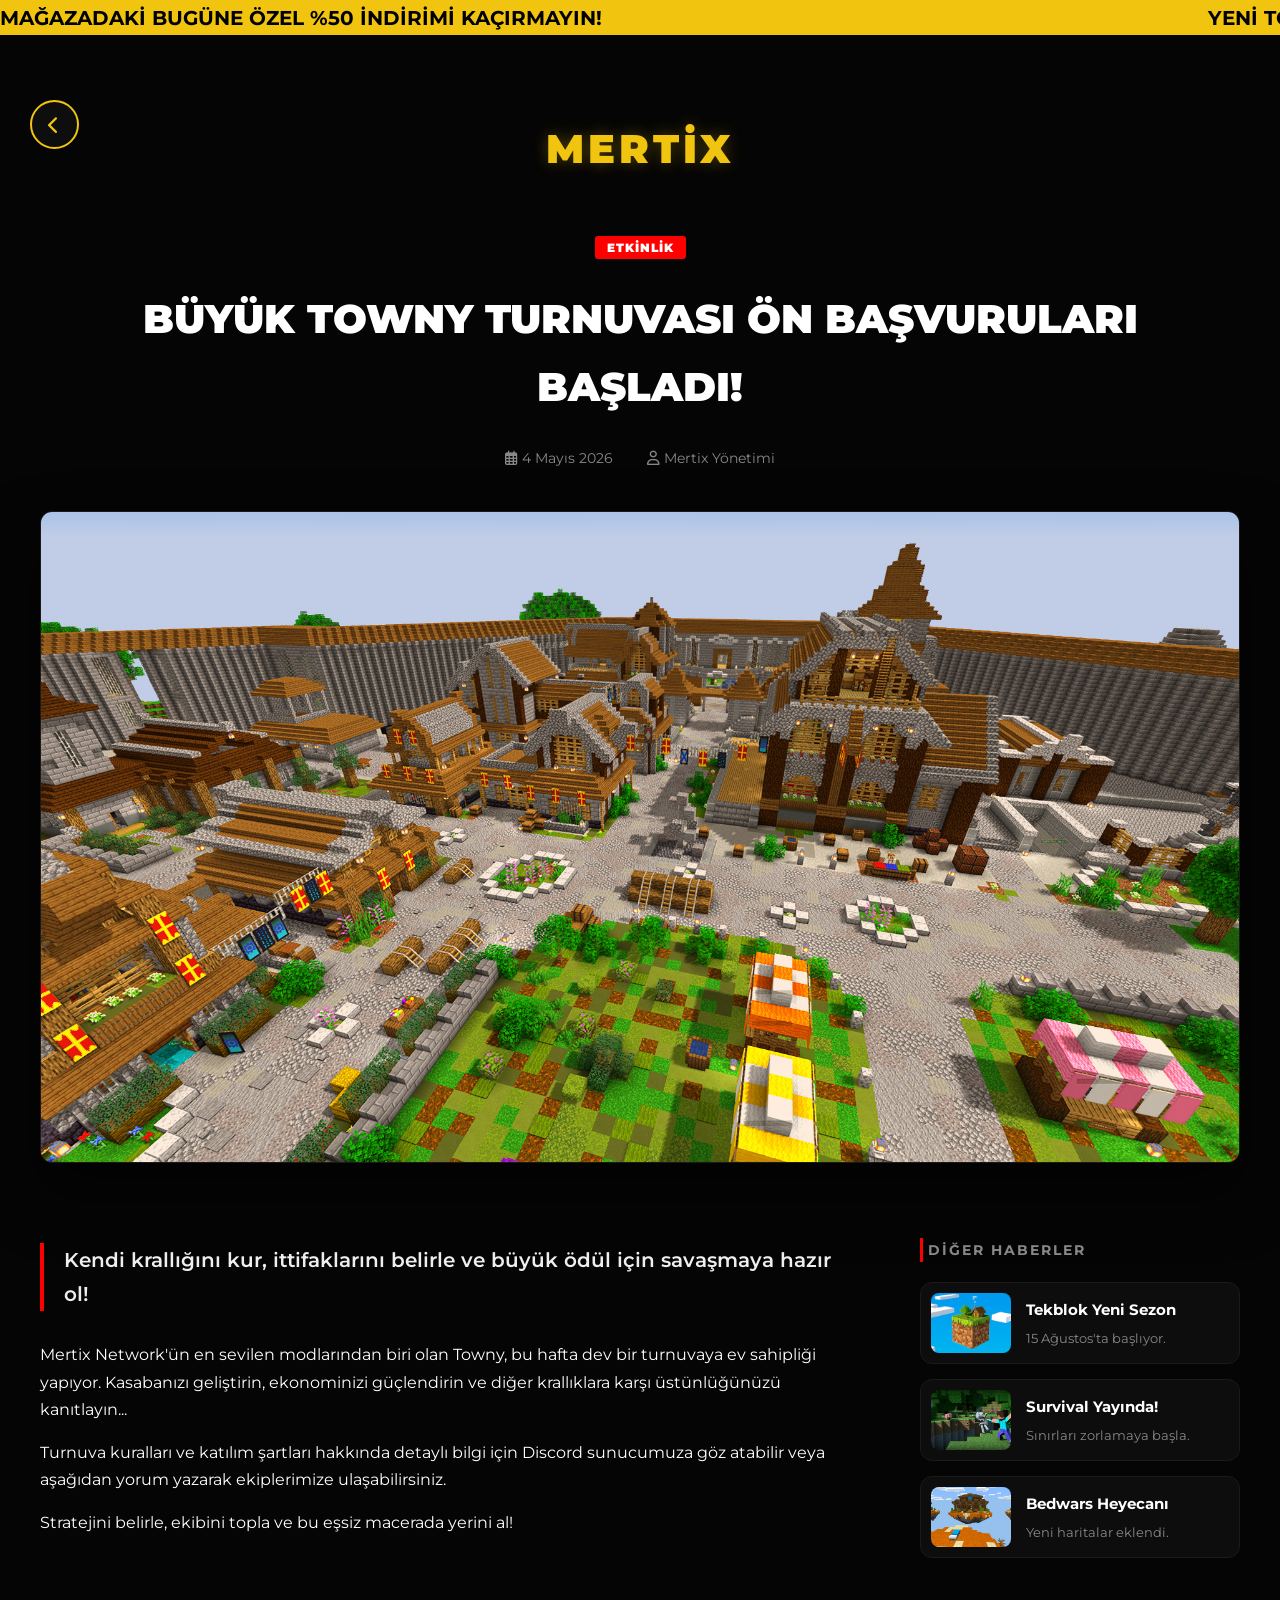
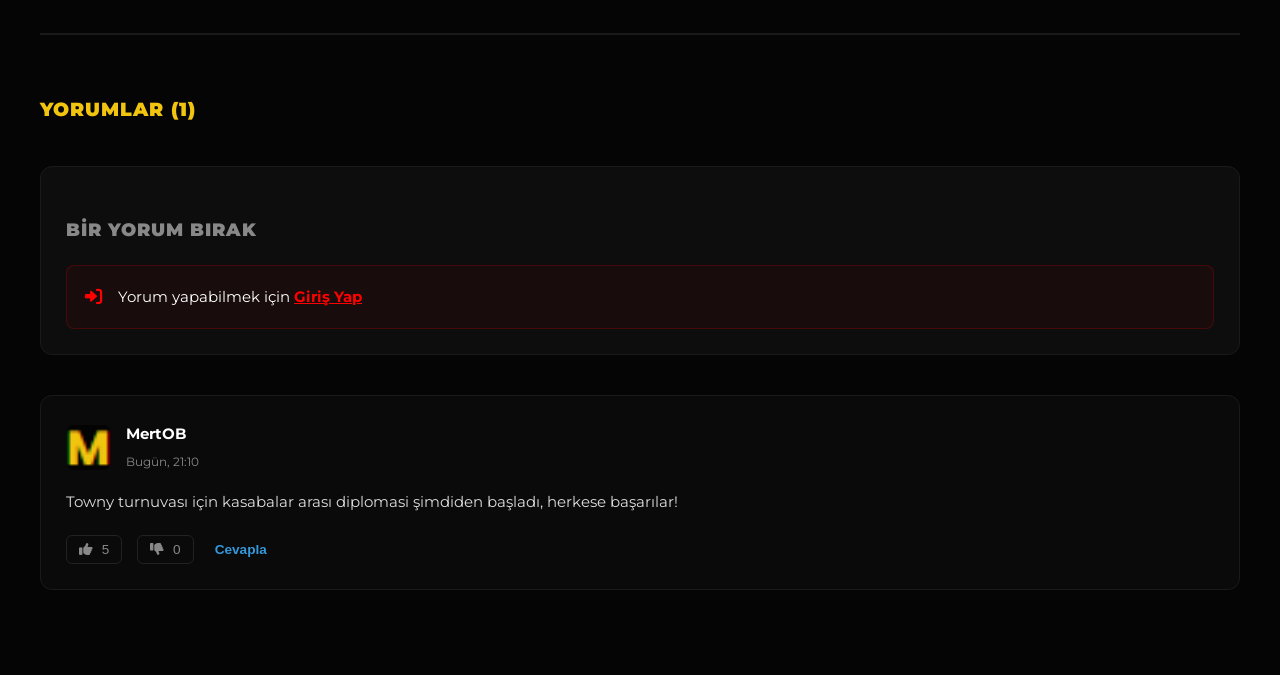
<file: news/news4.html>
<!DOCTYPE html>
<html lang="tr">
<head>
    <meta charset="UTF-8">
    <meta name="viewport" content="width=device-width, initial-scale=1.0">
    <title>Mertix Network • Haber Detayları</title>
    <link rel="shortcut icon" href="../res/logo.png" type="image/x-icon">  
    <link href="https://fonts.googleapis.com/css2?family=Montserrat:wght@400;700;900&display=swap" rel="stylesheet">
    <link rel="stylesheet" href="https://cdnjs.cloudflare.com/ajax/libs/font-awesome/6.0.0/css/all.min.css">
    <link rel="stylesheet" href="css/news4.css">
</head>
<body>

    <!-- Üst Duyuru Bandı -->
    <div class="top-bar">
        <div class="scrolling-text" id="topBarText">
            <span data-key="top_bar_1">MAĞAZADAKİ BUGÜNE ÖZEL %50 İNDİRİMİ KAÇIRMAYIN!</span>
            <span data-key="top_bar_2">YENİ TOWNY SEZONU ÇOK YAKINDA SİZLERLE!</span>
            <span data-key="top_bar_3">DİSCORD SUNUCUMUZA KATILMAYI UNUTMAYIN!</span>
            <span data-key="top_bar_1">MAĞAZADAKİ BUGÜNE ÖZEL %50 İNDİRİMİ KAÇIRMAYIN!</span>
            <span data-key="top_bar_2">YENİ TOWNY SEZONU ÇOK YAKINDA SİZLERLE!</span>
            <span data-key="top_bar_3">DİSCORD SUNUCUMUZA KATILMAYI UNUTMAYIN!</span>
        </div>
    </div>

    <main class="mertix-layout">

        <a href="../index.html#news" class="back-button-fixed">
    <i class="fas fa-chevron-left"></i>
</a>

        <div class="logo">
            <h2 style="color: #f1c40f; margin: 0; font-weight: 900;">MERTİX</h2>
        </div>

        <section class="news-header">
            <span data-key="cat_event" class="category-tag">Etkinlik</span>
            <h1>Büyük Towny Turnuvası Ön Başvuruları Başladı!</h1>
            <div class="meta-info">
                <span><i class="far fa-calendar-alt"></i> 4 Mayıs 2026</span>
                <span><i class="far fa-user"></i> Mertix Yönetimi</span>
            </div>
            <div class="banner-container">
                <img src="../res/towny.jpg" class="main-image">
            </div>
        </section>

        <div class="content-grid">
            <!-- Sol Taraf: Makale -->
            <article class="article-body">
                <p class="highlight-text">
                    Kendi krallığını kur, ittifaklarını belirle ve büyük ödül için savaşmaya hazır ol!
                </p>
                <p>Mertix Network'ün en sevilen modlarından biri olan Towny, bu hafta dev bir turnuvaya ev sahipliği yapıyor. Kasabanızı geliştirin, ekonominizi güçlendirin ve diğer krallıklara karşı üstünlüğünüzü kanıtlayın...</p>
                <p>Turnuva kuralları ve katılım şartları hakkında detaylı bilgi için Discord sunucumuza göz atabilir veya aşağıdan yorum yazarak ekiplerimize ulaşabilirsiniz.</p>
                <p>Stratejini belirle, ekibini topla ve bu eşsiz macerada yerini al!</p>
            </article>

            <!-- Sağ Taraf: Sidebar -->
            <aside class="sidebar">
                <h3 data-key="other_news_title">DİĞER HABERLER</h3>
                <div class="side-cards">
                    <a href="news1.html" class="mini-card">
                        <div class="card-thumb" style="background-image: url('../res/tekblok.jpg');"></div>
                        <div class="card-desc">
                            <h4>Tekblok Yeni Sezon</h4>
                            <p>15 Ağustos'ta başlıyor.</p>
                        </div>
                    </a>
                    <a href="news2.html" class="mini-card">
                        <div class="card-thumb" style="background-image: url('../res/survival.jpg');"></div>
                        <div class="card-desc">
                            <h4>Survival Yayında!</h4>
                            <p>Sınırları zorlamaya başla.</p>
                        </div>
                    </a>
                    <a href="news3.html" class="mini-card">
                        <div class="card-thumb" style="background-image: url('../res/bedwars.jpg');"></div>
                        <div class="card-desc">
                            <h4>Bedwars Heyecanı</h4>
                            <p>Yeni haritalar eklendi.</p>
                        </div>
                    </a>
                </div>
            </aside>
        </div>

        <section class="comments-section full-width">
            <h3 class="section-title" data-key="comments_header">YORUMLAR (1)</h3>

            <!-- Yorum Bırakma Alanı -->
            <div class="comment-input-area top-version">
                <h4 class="input-title" data-key="leave_comment">BİR YORUM BIRAK</h4>
                <div class="login-alert">
                    <i class="fas fa-sign-in-alt"></i>
                    <p><span data-key="login_to_comment">Yorum yapabilmek için</span> <a href="#" data-key="login_link">Giriş Yap</a></p>
                </div>
            </div>

            <!-- Mevcut Yorumlar -->
            <div class="comment-list">
                <div class="comment-card">
                    <div class="comment-user">
                        <img src="../res/logo.png" class="user-avatar">
                        <div class="user-info">
                            <span class="username">MertOB</span>
                            <span class="comment-date">Bugün, 21:10</span>
                        </div>
                    </div>
                    <p class="comment-text">Towny turnuvası için kasabalar arası diplomasi şimdiden başladı, herkese başarılar!</p>
                    <div class="comment-actions">
                        <button class="action-btn like"><i class="fas fa-thumbs-up"></i> 5</button>
                        <button class="action-btn dislike"><i class="fas fa-thumbs-down"></i> 0</button>
                        <button class="reply-btn">Cevapla</button>
                    </div>
                </div>
            </div>
        </section>
    </main>
    <script src="js/language.js"></script>
</body>
</html>
</file>
<file: style.css>
/* 1. Temel Ayarlar ve Renk Tanımlamaları */
:root {
    --primary: #f1c40f;
    --bg-dark: #0a0a0a;
    --bg-card: #141414;
    --text-white: #ffffff;
}

html {
    scroll-behavior: smooth;
    font-size: 16px;
}

body {
    margin: 0;
    padding: 0;
    font-family: 'Poppins', sans-serif;
    background-color: var(--bg-dark);
    color: var(--text-white);
}

/* 2. Kayan Duyuru Bandı */
.top-bar {
    height: 2.1875rem;
    /* 35px */
    display: flex;
    align-items: center;
    background-color: var(--primary);
    color: black;
    overflow: hidden;
    white-space: nowrap;
    position: relative;
    font-weight: bold;
    font-size: 1.25rem;
    /* 20px */
}

.scrolling-text {
    display: inline-block;
    white-space: nowrap;
    /* Animasyon süresini metin uzunluğuna göre 20s-30s yapabilirsin */
    animation: scroll-left 60s linear infinite;
}

.scrolling-text span {
    margin-right: 50.125rem;
    /* 50px */
}

@keyframes scroll-left {
    0% {
        transform: translateX(0);
    }

    100% {
        transform: translateX(-50%);
    }

    /* %100 yerine %50 yaparak döngüyü kusursuzlaştırıyoruz */
}

/* 3. Navigasyon / Header */
header {
    background-color: rgba(10, 10, 10, 0.95);
    padding: 0.9375rem 5%;
    /* 15px */
    display: flex;
    justify-content: space-between;
    align-items: center;
    position: sticky;
    top: 0;
    z-index: 1000;
    border-bottom: 0.0625rem solid rgba(241, 196, 15, 0.3);
    /* 1px */
    backdrop-filter: blur(0.625rem);
    /* 10px */
}

/* Logo Stili */
.logo {
    font-family: 'Poppins', sans-serif;
    font-weight: 900;
    font-size: 24px;
    margin-right: 100px;
    color: #ffcc00;
    letter-spacing: 1px;
    text-transform: uppercase;
    transition: transform 0.3s ease;
}

.nav {
    width: 100%;
    display: flex;
    justify-content: center;
    /* Tüm içeriği yatayda ortalar */
    align-items: center;
    padding: 20px 0;
    position: relative;
}

nav a {
    color: #bbb;
    text-decoration: none;
    margin: 0 15px;
    font-weight: 600;
}

nav a.active,
nav a:hover {
    color: var(--primary);
    transform: scale(1.1);
}

.nav-container {
    width: 90%;
    max-width: 1200px;
    display: flex;
    flex-direction: column;
    /* Logoyu üste, menüyü alta alarak tam simetri sağlar */
    align-items: center;
    /* Dikey eksende her şeyi ortalar */
    justify-content: center;
    gap: 25px;
    /* Logo ile menü arasındaki boşluk */
}

/* Menü Linkleri */
.nav-links {
    display: flex;
    list-style: none;
    gap: 1.875rem;
    /* 30px */
    padding: 0;
    margin: 0;
    justify-content: center;
    /* Linkleri kendi içinde ortalar */
}

.nav-links a {
    text-decoration: none;
    color: var(--text-white);
    font-weight: 500;
    font-size: 0.9375rem;
    /* 15px */
    transition: 0.3s;
}

.nav-links li a {
    text-decoration: none;
    color: var(--text-white);
    font-weight: 500;
    font-size: 16px;
    white-space: nowrap;
    /* Yazıların kırılmasını önler */
    transition: 0.3s;
}

.nav-links a:hover,
.nav-links a.active {
    color: var(--primary);
}

/* Masaüstünde mobil versiyonu gizle */
.mobile-only {
    display: none !important;
}

/* GG Butonu Tasarımı */
.gg-btn {
    background: #e74c3c !important;
    color: white !important;
    padding: 0.2rem 1.00rem;
    /* 8px 20px */
    border-radius: 0.5rem;
    /* 8px */
    font-weight: 900;
    text-decoration: none;
    transition: 0.3s;
    display: inline-flex;
    align-items: center;
    justify-content: center;
    box-shadow: 0 0 0.9375rem rgba(231, 76, 60, 0.4);
}

.gg-btn:hover {
    background: #c0392b;
    box-shadow: 0 0 20px rgba(231, 76, 60, 0.7);
    transform: scale(1.05);
}

.desktop-login {
    background-color: var(--primary);
    color: black;
    padding: 0.625rem 1.25rem;
    /* 10px 20px */
    border-radius: 0.3125rem;
    /* 5px */
    font-weight: bold;
    text-decoration: none;
}

.login-btn {
    background-color: var(--primary);
    color: black !important;
    padding: 0.625rem 1.5rem;
    /* 10px 24px */
    border-radius: 8px;
    font-weight: bold;
    text-decoration: none;
    transition: all 0.3s ease;
    display: flex;
    align-items: center;
    justify-content: center;
    height: auto !important;
    /* Diğer sabit yükseklikleri ezsin */
    border: none;
}

.login-btn:hover {
    transform: scale(1.05);
}

/* 4. Hero Bölümü (Ana Kapak) */
.hero {
    text-align: center;
    height: 65vh;
    /* Ekran yüksekliğinin %65'i */
    display: flex;
    flex-direction: column;
    justify-content: center;
    align-items: center;
    padding: 0 20px;
    background: linear-gradient(rgba(0, 0, 0, 0.7), rgba(0, 0, 0, 0.7)), url('https://via.placeholder.com/1920x600');
    background-size: cover;
    background-position: center;
    border-bottom: 1px solid #f1c40f;
}

.hero h2 {
    color: var(--primary);
    letter-spacing: 5px;
    margin-bottom: 5px;
    font-size: 18px;
}

.hero h1 {
    font-size: 64px;
    margin: 0;
    font-weight: 900;
}

.online-count {
    display: flex;
    align-items: center;
    justify-content: center;
    /* Eğer hero ortalıysa */
    gap: 10px;
    /* Nokta ve yazı arasındaki boşluk */
    font-size: 1.1rem;
    color: #2ecc71;
    margin: 15px 0;
}

/* 2. Ana Nokta Stili */
.status-dot {
    height: 12px;
    width: 12px;
    background-color: #2ecc71;
    /* Canlı Yeşil */
    border-radius: 50%;
    /* Tam yuvarlak yap */
    display: inline-block;
    position: relative;
    /* Efektin konumlanması için gerekli */
    box-shadow: 0 0 10px rgba(46, 204, 113, 0.7);
    /* Temel parlama */
}

/* 3. Noktanın Arkasındaki Dalgalanma Efekti (Pseudo-element) */
.status-dot::after {
    content: '';
    position: absolute;
    top: 50%;
    left: 50%;
    width: 100%;
    height: 100%;
    background-color: #2ecc71;
    border-radius: 50%;
    transform: translate(-50%, -50%);
    /* Tam merkezlemek için */
    /* Animasyonu Buraya Bağla */
    animation: statusPulse 3s ease-out infinite;
}

/* 4. Animasyonun Tanımı (Keyframes) */
@keyframes statusPulse {
    0% {
        transform: translate(-50%, -50%) scale(1);
        opacity: 0.8;
    }

    100% {
        transform: translate(-50%, -50%) scale(2.5);
        /* Daha geniş bir yayılım */
        opacity: 0;
        /* Geri sarmak yerine tamamen yok olur */
    }
}

.play-btn {
    background: var(--primary);
    border: none;
    padding: 15px 50px;
    font-size: 22px;
    font-weight: 900;
    border-radius: 10px;
    margin-top: 30px;
    cursor: pointer;
    transition: 0.3s;
}

.play-btn:hover {
    transform: translateY(-5px);
    box-shadow: 0 5px 15px rgba(241, 196, 15, 0.4);
}

/* 5. Gaming Gecesi ve Geri Sayım */
.gaming-night {
    height: 25vh;
    /* Ekran yüksekliğinin %25'i */
    display: flex;
    justify-content: space-between;
    align-items: center;
    overflow: hidden;
    background: #000;
    padding: 40px 20px;
    border-top: 2px solid #222;
    box-sizing: border-box;
    border-bottom: 1px solid #f1c40f;
}

.gaming-content {
    max-width: 1200px;
    margin: 0 auto;
    display: flex;
    flex-wrap: wrap;
    /* Mobilde alt alta inmesini sağlar */
    align-items: center;
    justify-content: space-between;
    /* İki uca yaslar */
    gap: 30px;
}

.gaming-info {
    flex: 1;
    /* Mevcut alanın bir kısmını kaplar */
    min-width: 350px;
    /* Çok daralmasını engeller */
    display: flex;
    flex-direction: column;
    justify-content: center;
}

#timer {
    flex: 2;
    /* Geri sayım veya mesaj alanı daha geniş olabilir */
    display: flex;
    justify-content: center;
    align-items: center;
    min-height: 100px;
}

.gaming-info h3 {
    font-size: 2.5rem;
    /* Boyutu ciddi oranda artırdık */
    font-weight: 900;
    color: #f1c40f;
    margin: 0;
    line-height: 1.1;
    text-transform: uppercase;
    letter-spacing: 1px;
    text-shadow: 2px 2px 10px rgba(0, 0, 0, 0.5);
}

.gaming-info p {
    font-size: 1.2rem;
    /* Alt metni de biraz büyüttük */
    color: #ccc;
    margin-top: 10px;
    font-weight: 400;
    letter-spacing: 1px;
    opacity: 0.9;
    /* Metin çok uzunsa ve sığmıyorsa hafifçe küçülmesi için */
    max-width: 100%;
}

.countdown {
    display: flex;
    gap: 15px;
}

.time-box {
    text-align: center;
    background: #111;
    padding: 15px;
    border-radius: 8px;
    min-width: 80px;
    border: 1px solid #f1c40f;
}

.time-box span {
    display: block;
    font-size: 28px;
    font-weight: bold;
    color: var(--text-white);
}

.time-box label {
    font-size: 11px;
    color: #666;
    text-transform: uppercase;
}

/* 6. Oyun Kartları Bölümü */
.section-title {
    text-align: left;
    /* Üst boşluğu 100px'den 30px'e düşürdük */
    padding: 30px 10% 20px;
    margin-top: 0;
    /* Ekstra margin'i sıfırladık */
    font-size: 24px;
    letter-spacing: 2px;
    clear: both;
}

/* Oyunlar başlığı için özel düzenleme */
.section-title {
    margin-bottom: 40px;
    /* Üst boşluğu (padding-top) 30px'den 120px'e çıkardım, bu başlığı aşağı iter */
    padding: 120px 10% 20px;
    margin-top: 0;
    font-size: 28px;
    letter-spacing: 2px;
    text-transform: uppercase;
    font-weight: 900;
    text-align: center;
}

/* Oyun kartları konteynırı */
.game-cards {
    display: grid;
    grid-template-columns: repeat(2, 1fr);
    gap: 30px;
    max-width: 900px;
    margin: 0 auto;
    /* Kartların başlığa çok yapışmaması için margin-top'ı biraz artırdım */
    margin-top: 40px;
    padding: 20px 0 100px;
    /* Sayfanın en altıyla arasına ferah bir boşluk bıraktım */
}

.game-card {
    height: 180px;
    border-radius: 15px;
    display: flex;
    align-items: center;
    justify-content: center;
    position: relative;
    overflow: hidden;
    border: 2px solid #222;
    transition: all 0.4s ease;
    cursor: pointer;
    background-color: #111;
}

/* HTML'den gelen resmin ayarları */
.card-bg {
    position: absolute;
    top: 0;
    left: 0;
    width: 100%;
    height: 100%;
    object-fit: cover;
    z-index: 0;
    transition: transform 0.4s ease;
}

/* Karartma Katmanı */
.game-card::before {
    content: '';
    position: absolute;
    top: 0;
    left: 0;
    width: 100%;
    height: 100%;
    background: rgba(0, 0, 0, 0.5);
    transition: background 0.4s ease;
    z-index: 1;
}

.game-card span {
    position: relative;
    z-index: 2;
    color: white;
    font-weight: bold;
    font-size: 24px;
    text-shadow: 2px 2px 15px rgba(0, 0, 0, 0.9);
    pointer-events: none;
}

/* Hover Efektleri */
.game-card:hover {
    transform: scale(1.03);
    border-color: #f1c40f;
}

.game-card:hover .card-bg {
    transform: scale(1.1);
}

.game-card:hover::before {
    background: rgba(0, 0, 0, 0.3);
}

/* Üstte kalan diğer içerikleri gizlemek istersen bu bloğu kullanabilirsin */
/* Örnek: .news-section { display: none; } */
/* --- En Son Haberler Bölümü --- */
.news {
    /* height: 100vh;  <-- Bu satırı siliyoruz veya Auto yapıyoruz */
    height: auto;
    display: block;
    /* Flex-center yerine normal akışa geçiyoruz */
    padding: 80px 10% 120px;
    /* Üstten boşluk, alttan minimum boşluk */
    background-color: var(--bg-dark);
    box-sizing: border-box;
    border-bottom: 1px solid #f1c40f;
}

.news .section-title {
    margin-bottom: 40px;
    margin-top: 0;
    font-size: 28px;
    letter-spacing: 2px;
    text-transform: uppercase;
    font-weight: 900;
    text-align: center;
    /* Başlığı ortalamak istersen */
}

.news-container {
    display: grid;
    grid-template-columns: repeat(2, 1fr);
    /* 2x2 düzeni */
    gap: 25px;
    width: 100%;
    max-width: 1200px;
    margin: 0 auto;
}

.news-card {
    background: #0a0a0a;
    border-radius: 12px;
    overflow: hidden;
    transition: all 0.3s ease;
    text-decoration: none;
    border: 1px solid #1a1a1a;
    display: block;
    /* Kartın tamamını tıklanabilir yapar */
}

.news-card:hover {
    transform: translateY(-8px);
    border-color: var(--primary);
    box-shadow: 0 10px 20px rgba(0, 0, 0, 0.6);
}

.news-image {
    height: 160px;
    background-size: cover;
    background-position: center;
    position: relative;
    display: flex;
    align-items: center;
    justify-content: center;
    transition: transform 0.3s ease;
}

.news-image h3 {
    font-size: 32px;
    font-weight: 900;
    color: white;
    text-shadow: 0 0 15px rgba(0, 0, 0, 0.9);
    z-index: 2;
}

/* Görsel karartma katmanı */
.news-image::after {
    content: '';
    position: absolute;
    top: 0;
    left: 0;
    width: 100%;
    height: 100%;
    background: rgba(0, 0, 0, 0.3);
    z-index: 1;
}

.news-tag {
    position: absolute;
    top: 15px;
    left: 15px;
    background: rgba(40, 40, 40, 0.7);
    backdrop-filter: blur(8px);
    color: #eee;
    padding: 5px 12px;
    border-radius: 6px;
    font-size: 10px;
    font-weight: 700;
    border: 1px solid rgba(255, 255, 255, 0.1);
    z-index: 3;
    text-transform: uppercase;
}

.news-content {
    padding: 20px;
}

.news-content h4 {
    font-size: 17px;
    margin: 0 0 10px 0;
    color: var(--primary);
    /* Sarı başlık vurgusu */
    line-height: 1.3;
}

.news-content p {
    font-size: 13.5px;
    color: #999;
    line-height: 1.5;
    margin: 0;
}

/* Hover durumunda resim efekti */
.news-card:hover .news-image {
    filter: brightness(1.1);
}

/* Etkinlik Başladı Animasyonlu Stil */
.event-active-msg {
    display: block;
    width: 100%;
    text-align: center;
    font-size: clamp(1.8rem, 6vw, 3.5rem);
    /* Mobilde sığar, masaüstünde büyük durur */
    font-weight: 900;
    color: #f1c40f;
    text-transform: uppercase;
    letter-spacing: 3px;

    /* Parlama ve Hareket Animasyonu */
    animation: pulse-glow 2s infinite ease-in-out;

    /* İlk parlama efekti */
    text-shadow: 0 0 15px rgba(241, 196, 15, 0.7);
    margin-top: 20px;
    will-change: transform, text-shadow;
    /* Performans için */
}

/* Senin İstediğin Orijinal Animasyon */
@keyframes pulse-glow {
    0% {
        transform: scale(1);
        text-shadow: 0 0 10px rgba(241, 196, 15, 0.5);
    }

    50% {
        transform: scale(1.08);
        /* Çok hafif büyüme */
        text-shadow: 0 0 30px rgba(241, 196, 15, 1), 0 0 50px rgba(241, 196, 15, 0.4);
    }

    100% {
        transform: scale(1);
        text-shadow: 0 0 10px rgba(241, 196, 15, 0.5);
    }
}

/* Footer Genel Stili */
.main-footer {
    background-color: #080808;
    color: #fff;
    padding: 60px 0 20px;
    font-family: 'Poppins', sans-serif;
    border-top: 1px solid #f1c40f;
}

.footer-container {
    max-width: 1200px;
    margin: 0 auto;
    display: grid;
    grid-template-columns: 2fr 1fr 1fr 1.5fr;
    gap: 40px;
    padding: 0 5%;
}

.footer-section h3 {
    color: #f1c40f;
    /* Mertix Sarı */
    font-size: 1.1rem;
    margin-bottom: 25px;
    text-transform: uppercase;
    letter-spacing: 1px;
    font-weight: 700;
}

/* Hakkımızda Alanı */
.footer-section.about p {
    font-size: 14px;
    color: #aaa;
    line-height: 1.6;
    margin-bottom: 20px;
}

.disclaimer {
    background: #1a1a1a;
    padding: 8px 12px;
    border-radius: 6px;
    font-size: 12px;
    color: #888;
    display: inline-block;
    margin-bottom: 15px;
}

.footer-logo-text {
    font-family: 'Poppins', sans-serif;
    /* Veya projende kullandığın ana font */
    font-weight: 900;
    /* Ekrandaki gibi çok kalın */
    font-size: 28px;
    color: #ffcc00;
    /* Logodaki sarı tonu */
    letter-spacing: 1px;
    margin-top: 15px;
    text-transform: uppercase;
    display: inline-block;
    transition: transform 0.3s ease;
    cursor: default;
}

.footer-logo-text:hover {
    transform: scale(1.05);
    /* Üstüne gelince çok hafif büyüsün */
}

.footer-logo-text:hover {
    transform: scale(1.05);
    /* Üstüne gelince çok hafif büyüsün */
}

/* Mobilde yazıyı biraz küçültelim */
@media (max-width: 768px) {
    .footer-logo-text {
        font-size: 24px;
        margin-top: 20px;
    }
}

/* Linkler */
.footer-section ul {
    list-style: none;
    padding: 0;
}

.footer-section ul li {
    margin-bottom: 10px;
}

.footer-section ul li a {
    color: #aaa;
    text-decoration: none;
    font-size: 14px;
    transition: 0.3s;
}

.footer-section ul li a:hover {
    color: #ffcc00;
    /* Senin sarı rengin */
}

.footer-bottom {
    text-align: center;
    margin-top: 50px;
    padding-top: 25px;
    border-top: 1px solid rgba(255, 255, 255, 0.05);
}

.footer-bottom p {
    color: #666;
    font-size: 0.85rem;
}

.footer-bottom strong {
    color: #f1c40f !important;
}

/* Sosyal Medya ve Dil */
.social-icons {
    display: flex;
    gap: 15px;
    margin-bottom: 25px;
}

/* Sosyal medya ikonlarındaki alt çizgileri kaldırır */
.social-icons .icon {
    text-decoration: none !important;
    /* Linkin alt çizgisini siler */
    display: inline-flex;
    /* İkonun kutu içinde tam ortalanmasını sağlar */
    justify-content: center;
    align-items: center;
}

.social-icons .icon i {
    text-decoration: none !important;
    /* İkonun kendisine uygulanan çizgiyi siler */
}

.social-icons .icon:hover {
    transform: translateY(-3px);
    /* Hafifçe yukarı zıplatır */
    transition: transform 0.3s ease;
    opacity: 0.8;
}

.icon {
    width: 35px;
    height: 35px;
    background: #1a1a1a;
    display: flex;
    align-items: center;
    justify-content: center;
    border-radius: 8px;
    color: #fff;
    transition: 0.3s;
}

.icon:hover {
    background: #ffcc00;
    color: #000;
}

.language-select {
    background: #111;
    color: #fff;
    border: 2px solid #333;
    padding: 8px 15px;
    border-radius: 6px;
    width: 100%;
    cursor: pointer;
}

/* Telif Hakkı Kısmı */
.footer-bottom {
    text-align: center;
    margin-top: 50px;
    padding-top: 20px;
    border-top: 1px solid #1a1a1a;
    font-size: 13px;
    color: #666;
}

/* MOBİL UYUMLULUK */
@media (max-width: 768px) {
    .footer-container {
        grid-template-columns: 1fr;
        /* Mobilde her şey alt alta */
        text-align: center;
        gap: 30px;
    }

    .social-icons {
        justify-content: center;
    }

    .disclaimer {
        display: block;
    }
}

.chat-window {
    position: fixed;
    right: 30px;
    bottom: 100px;
    width: 320px;
    height: 450px;
    background: rgba(10, 10, 10, 0.98);
    border: 2px solid #f1c40f;
    border-radius: 15px;
    display: none;
    /* JS ile 'flex' yapılacak */
    flex-direction: column;
    z-index: 10000;
    box-shadow: 0 10px 30px rgba(0, 0, 0, 0.5);
    overflow: hidden;

    /* Animasyon Hazırlığı */
    background: rgba(17, 17, 17, 0.85) !important;
    /* Arka planı biraz şeffaf yapmalısın */
    backdrop-filter: blur(8px);
    /* Bulanıklık şiddeti */
    -webkit-backdrop-filter: blur(8px);
    /* Safari desteği için */
    transform-origin: bottom right;
    transition: all 0.4s cubic-bezier(0.175, 0.885, 0.32, 1.275);
    opacity: 0;
    transform: scale(0.1) translateY(20px);
}

/* Pencere Görünür Olduğunda */
.chat-window.active {
    display: flex;
    /* JS ile eklenecek */
    opacity: 1;
    transform: scale(1) translateY(0);
}

.chat-header {
    background: #f1c40f;
    color: #000;
    padding: 15px;
    font-weight: bold;
    display: flex;
    justify-content: space-between;
    align-items: center;
}

.chat-body {
    flex: 1;
    padding: 15px;
    overflow-y: auto;
    display: flex;
    flex-direction: column;
    gap: 10px;
}

/* Kapatma Butonu (Çarpı) */
.chat-header button {
    background: transparent;
    border: none;
    border-radius: 100%;
    color: #000;
    font-size: 24px;
    cursor: pointer;
    line-height: 1;
    transition: transform 0.2s ease, color 0.2s ease;
    padding: 5px;
}

.chat-header button:hover {
    transform: scale(1.2);
    color: #333;
}

/* Gönder Butonu */
.input-area button {
    background: #f1c40f;
    border: none;
    color: #000;
    width: 40px;
    height: 40px;
    border-radius: 8px;
    cursor: pointer;
    display: flex;
    align-items: center;
    justify-content: center;
    transition: background 0.3s ease, transform 0.2s ease;
}

.input-area button:hover {
    background: #d4af37;
    transform: scale(1.05);
}

.input-area button i {
    font-size: 16px;
}

/* Input Alanını Güzelleştirme */
.input-area input {
    flex: 1;
    background: #222;
    border: 1px solid #333;
    padding: 10px 15px;
    color: white;
    border-radius: 8px;
    outline: none;
    transition: border-color 0.3s ease;
}

.input-area input:focus {
    border-color: #f1c40f;
}

.message {
    padding: 8px 12px;
    border-radius: 10px;
    max-width: 80%;
    font-size: 14px;
}

.bot-msg {
    background: #222;
    color: #fff;
    align-self: flex-start;
}

.user-msg {
    background: #f1c40f;
    color: #000;
    align-self: flex-end;
}

.chat-footer {
    padding: 10px;
    border-top: 1px solid #222;
}

.input-area {
    display: flex;
    gap: 5px;
}

.input-area input {
    flex: 1;
    background: #222;
    border: none;
    padding: 8px;
    color: white;
    border-radius: 5px;
}

/* Nokta Zıplama Animasyonu */
.typing {
    display: flex;
    gap: 3px;
    padding: 10px 15px;
    background: #222;
    border-radius: 10px;
    width: fit-content;
    align-self: flex-start;
}

.dot {
    width: 6px;
    height: 6px;
    background: #f1c40f;
    border-radius: 50%;
    animation: bounce 1.4s infinite ease-in-out both;
}

.dot:nth-child(1) {
    animation-delay: -0.32s;
}

.dot:nth-child(2) {
    animation-delay: -0.16s;
}

@keyframes bounce {

    0%,
    80%,
    100% {
        transform: translateY(0);
    }

    40% {
        transform: translateY(-8px);
    }
}

/* Mesaj Belirme Animasyonu */
.message {
    animation: fadeIn 0.4s ease-out forwards;
}

@keyframes fadeIn {
    from {
        opacity: 0;
        transform: translateY(10px);
    }

    to {
        opacity: 1;
        transform: translateY(0);
    }
}

/* Sabit Düğmeler Konteynırı */
.fixed-buttons {
    position: fixed;
    right: 30px;
    bottom: 30px;
    display: flex;
    flex-direction: row;
    /* Yan yana diz */
    align-items: center;
    /* Dikeyde ortala */
    gap: 15px;
    /* Aralarındaki boşluk */
    z-index: 9999;
}

/* Yukarı Çık Düğmesi (Kare) */
.scroll-top {
    width: 45px;
    height: 45px;
    background-color: #222;
    color: white;
    border: 2px solid #333;
    border-radius: 8px;
    cursor: pointer;
    display: flex;
    align-items: center;
    justify-content: center;
    transition: all 0.3s ease;
    margin-bottom: 5px;

    /* Gizleme özellikleri */
    opacity: 0;
    pointer-events: none;
    transform: translateY(10px);
    /* Hafif aşağıda başlasın */
}

.scroll-top.show {
    opacity: 1;
    pointer-events: auto;
    transform: translateY(0);
}

.scroll-top:hover {
    background-color: #f1c40f;
    color: #000;
    border-color: #f1c40f;
    transform: scale(1.1);
}

/* Sohbet Botu Düğmesi (Yuvarlak) */
.chat-bot-btn {
    width: 60px;
    height: 60px;
    background-color: #f1c40f;
    color: #000;
    border-radius: 50%;
    display: flex;
    align-items: center;
    justify-content: center;
    font-size: 24px;
    cursor: pointer;
    box-shadow: 0 4px 15px rgba(0, 0, 0, 0.3);
    transition: all 0.3s cubic-bezier(0.175, 0.885, 0.32, 1.275);
}

.chat-bot-btn:hover {
    transform: scale(1.1) rotate(5deg);
    box-shadow: 0 6px 20px rgba(241, 196, 15, 0.4);
}

/* Botun mesajlarının altındaki detay butonu */
.bot-detail-btn {
    display: block;
    width: 85%;
    margin: 10px auto;
    padding: 12px;
    background: #f1c40f;
    /* Mertix Sarısı */
    color: #000;
    border: none;
    border-radius: 8px;
    /* Dikdörtgen hatlar için az kavis */
    font-weight: bold;
    font-size: 14px;
    cursor: pointer;
    transition: all 0.3s ease;
    text-align: center;
    box-shadow: 0 4px 10px rgba(0, 0, 0, 0.2);
}

.bot-detail-btn:hover {
    background: #d4ac0d;
    transform: translateY(-2px);
    box-shadow: 0 6px 15px rgba(241, 196, 15, 0.3);
}

/* Mesajlar arasında çok bitişik durmaması için */
.message {
    margin-bottom: 5px !important;
}

/* Mesaj balonunun içindeki buton konteynırı ayarı */
.message.bot-msg.has-button {
    display: flex;
    flex-direction: column;
    padding-bottom: 8px;
    /* Buton için alt boşluk */
}

/* Mesajın içine gömülü buton stili */
.bot-inline-btn {
    margin-top: 10px;
    padding: 10px;
    background: #f1c40f;
    /* Mertix Sarısı */
    color: #000;
    border: none;
    border-radius: 6px;
    font-weight: bold;
    font-size: 13px;
    cursor: pointer;
    transition: background 0.3s ease;
    width: 100%;
    /* Balonun içini tam kaplasın */
    display: flex;
    align-items: center;
    justify-content: center;
    gap: 5px;
}

.bot-inline-btn:hover {
    background: #e1b30d;
}

/* Seçenek butonlarının kapsayıcısı */
.quick-options-wrapper {
    display: flex;
    flex-wrap: wrap;
    gap: 8px;
    margin-top: 12px;
}

/* Tekil seçenek butonu stili */
.quick-option-btn {
    background: rgba(255, 255, 255, 0.1);
    border: 1px solid #f1c40f;
    color: #f1c40f;
    padding: 6px 12px;
    border-radius: 20px;
    font-size: 12px;
    cursor: pointer;
    transition: all 0.2s ease;
}

.quick-option-btn:hover {
    background: #f1c40f;
    color: #000;
}

@media (min-width: 769px) {
    .nav-links {
        display: flex;
        gap: 30px;
        margin-right: 120px;
        /* Bu değer PC'de menüyü sola kaydırır */
    }

    /* Menü içindeki mobil butonu PC'de kesinlikle gizle */
    .desktop-login {
        display: flex !important;
        /* Görünür yap */
        min-width: 130px;
        /* Butonun daralmasını engeller */
        justify-content: center;
        margin-left: 20px;
        /* Menüden biraz uzaklaştır */
    }

    .mobile-login {
        display: none !important;
        /* Mobildeki butonu kesin gizle */
    }
}

/* Mobilde dokunma alanını netleştirelim */
@media (max-width: 768px) {
    .bot-inline-btn {
        padding: 12px;
        font-size: 14px;
    }
}

/* Küçük ekranlarda yazının taşmaması için */
@media (max-width: 600px) {
    .event-active-msg {
        font-size: 1.8rem;
        letter-spacing: 2px;
    }
}

/* ============================================================
   MOBILE OPTIMIZATION (Responsive Design)
   ============================================================ */

/* ============================================================
   MOBILE OPTIMIZATION (Responsive Design) - GÜNCEL VERSİYON
   ============================================================ */

@media (max-width: 768px) {

    .desktop-only {
        display: none !important;
    }

    html {
        scroll-behavior: smooth;
    }

    /* Sayfa akışını kontrol etmek için main'i flex yapıyoruz */
    main {
        display: flex !important;
        flex-direction: column !important;
    }

    /* 1. Header & Navigasyon */
    header {
        height: 70px !important;
        padding: 0 20px !important;
        display: flex !important;
        justify-content: space-between !important;
        align-items: center !important;
        position: sticky !important;
        top: 0;
        z-index: 1100 !important;
        background-color: rgba(10, 10, 10, 0.95);
        width: 100%;
        box-sizing: border-box;
        /* İstediğin o alt sarı çizgi */
        border-bottom: 1px solid #f1c40f !important;
    }

    section {
        scroll-margin-top: 70px;
    }

    /* Dokununca Büyüyen Buton Efekti */
    .menu-toggle {
        display: flex !important;
        flex-direction: column;
        justify-content: space-around;
        width: 30px;
        height: 21px;
        cursor: pointer;
        z-index: 1001;
        /* Menü panelinin üstünde kalmalı */
        transition: transform 0.2s cubic-bezier(0.175, 0.885, 0.32, 1.275);
    }

    /* Basılı tutunca/tıklayınca büyüme */
    .menu-toggle:active {
        transform: scale(1.3);
    }

    .menu-toggle .bar {
        width: 100%;
        height: 3px;
        background-color: var(--primary);
        border-radius: 10px;
        transition: all 0.3s ease;
        /* Çizgilerin kayması için bu şart */
    }

    /* Tam Dengeli X İşareti */
    .menu-toggle.open .bar:nth-child(1) {
        /* 9 yerine 8.5px tam orta yolu bulacaktır */
        transform: translateY(5.5px) rotate(45deg) !important;
    }

    .menu-toggle.open .bar:nth-child(2) {
        opacity: 0 !important;
        transform: translateX(-10px) !important;
    }

    .menu-toggle.open .bar:nth-child(3) {
        /* -9 yerine -8.5px */
        transform: translateY(-8px) rotate(-45deg) !important;
    }

    .bar {
        width: 100%;
        height: 3px;
        background-color: var(--primary) !important;
        /* Görünür olması için sarı yaptık */
        border-radius: 10px;
        display: block !important;
    }

    /* Menü Paneli: Kaymayan Perde Sistemi */
    .nav-container {
        display: block !important;
        position: absolute;
        top: 70px;
        left: 0;
        width: 100%;
        flex-direction: row !important;
        /* Mobilde logoyu ve hamburger menüyü yan yana tutar */
        justify-content: center !important;
        background: rgba(10, 10, 10, 0.98);
        border-bottom: 1px solid #f1c40f;
        z-index: 1000;
        /* Animasyon Ayarları */
        max-height: 0;
        opacity: 0;
        visibility: hidden;
        overflow: hidden;
        transition: all 0.5s cubic-bezier(0.4, 0, 0.2, 1);
    }

    /* Menü Açıldığında */
    .nav-container.active {
        max-height: 560px;
        /* İçeriğe göre yükseklik */
        opacity: 1;
        display: flex !important;
        visibility: visible;
    }

    .nav-links {
        display: flex;
        flex-direction: column;
        align-items: center;
        /* Yatayda tam ortalar */
        justify-content: center;
        width: 100%;
        gap: 0.75rem;
        text-align: center;
        padding: 0 1.875rem;
        /* Kenarlardan biraz boşluk */
    }

    .desktop-only {
        display: none !important;
    }

    /* Menü içindeki masaüstü GG'yi gizle */
    .mobile-only {
        display: flex !important;
    }

    /* Mobil grubu içindeki GG'yi göster */

    /* Butonları Alt Alta Dizme Alanı */
    .mobile-action-group {
        display: flex;
        flex-direction: column;
        align-items: center;
        width: 100%;
        padding: 0 30px;
        margin-top: 1rem !important;
        /* Linklerden sonraki boşluğu azalttık */
        margin-bottom: 3.75rem !important;
        /* SARI ÇİZGİDEN (Alt sınırdan) uzaklaştırdık */
        gap: 12px;
        /* GG ve Giriş Yap arası mesafe */
    }

    .mobile-action-group .gg-btn,
    .mobile-action-group .mobile-login {
        width: 100% !important;
        /* Genişliği full yap */
        margin: 0 !important;
        padding: 12px !important;
        text-align: center;
        justify-content: center;
    }

    .gg-btn.mobile-only {
        background: #e74c3c !important;
        box-shadow: 0 4px 15px rgba(231, 76, 60, 0.4) !important;
    }

    .gg-btn.mobile-only,
    .mobile-login {
        width: 100% !important;
        max-width: 17.5rem;
        /* 280px */
        height: 1.25rem !important;
        /* 50px */
        display: flex !important;
        align-items: center;
        justify-content: center;
        border-radius: 0.625rem !important;
        /* 10px */
        margin: 0 auto !important;
    }

    .mobile-nav-actions {
        display: flex;
        flex-direction: column;
        /* Üst üste diz */
        gap: 10px;
        padding: 20px 10px;
        width: 100%;
    }

    .gg-btn.mobile-only {
        width: 100%;
        background: #e74c3c !important;
        box-shadow: 0 0 15px rgba(231, 76, 60, 0.4);
    }

    /* Giriş Yap butonu stilini garantiye al */
    .mobile-login {
        background: var(--primary) !important;
        color: black !important;
        box-shadow: 0 4px 15px rgba(241, 196, 15, 0.3) !important;
        margin-bottom: 10px !important;
    }

    .gg-btn {
        padding: 5px 10px;
        font-size: 14px;
        margin-right: 5px;
    }


    desktop-login {
        display: none !important;
        /* PC'deki butonu gizle */
    }

    .mobile-login {
        background-color: #f1c40f !important;
        color: #000000 !important;
        /* Yazı rengi kesin siyah */
        font-weight: 900 !important;
        margin: 15px 20px !important;
        /* Biraz daha belirgin boşluk */
        width: 125px !important;
        /* Butonun genişliğini artır */
        border-radius: 8px !important;
        border: none !important;
        text-align: center !important;
        display: block !important;
        text-decoration: none !important;
    }

    .mobile-login:hover {
        background-color: #d4ac0d !important;
        /* Hover durumunda biraz koyulaşır */
        color: #000000 !important;
    }


    .nav-links a.mobile-login {
        color: #000000 !important;
    }


    .nav-links a {
        padding: 8px 0 !important;
        text-align: center !important;
        font-size: 1.1rem !important;
        color: #fff !important;
        font-weight: 600 !important;
        text-decoration: none;
        border-bottom: 1px solid rgba(255, 255, 255, 0.05);
        white-space: nowrap;
        /* Linklerin taşmasını engeller */
        /* Linklerin tek tek gelme animasyonu */
        opacity: 0;
        transform: translateY(-10px);
        transition: 0.4s ease;
    }

    .nav-container.active .nav-links a {
        opacity: 1;
        transform: translateY(0);
        transition-delay: 0.2s;
        /* Menü açıldıktan hemen sonra başlar */
    }

    .nav-links .active {
        color: #f1c40f !important;
        /* Sarı renk vurgusu */
    }

    .nav-links a:active {
        background: rgba(241, 196, 15, 0.2);
        /* Dokunmatik geri bildirim */
        color: #f1c40f !important;
    }

    .scrolling-text span {
        margin-right: 250px;
    }

    nav {
        display: flex;
        flex-wrap: wrap;
        justify-content: center;
        gap: 10px !important;
    }

    nav a {
        font-size: 12px !important;
        margin: 0 4px !important;
    }

    /* 2. Hero Bölümü - EKRANI KAPLASIN */
    .hero {
        order: 1 !important;
        min-height: 80vh !important;
        display: flex !important;
        flex-direction: column !important;
        justify-content: center !important;
        align-items: center !important;
        padding: 0 15px !important;
    }

    .hero h2 {
        font-size: 24px !important;
        letter-spacing: 4px !important;
        color: #f1c40f !important;
    }

    .hero h1 {
        font-size: 46px !important;
        font-weight: 900 !important;
        line-height: 1.0 !important;
        margin: 10px 0 25px 0 !important;
    }

    /* Online Sayacı */
    .online-count {
        font-size: 18px !important;
        /* Oyuncu sayısını da biraz büyüttük */
        margin-bottom: 20px !important;
        font-weight: 500 !important;
    }

    .play-btn {
        padding: 20px 65px !important;
        font-size: 24px !important;
        border-radius: 12px !important;
    }

    /* 3. Haberler Bölümü */
    .news {
        order: 2 !important;
        /* Hero'dan sonra */
        padding: 40px 5% !important;
        border-top: 1px solid #f1c40f !important;
        /* Altına belirgin bir çizgi ekledik */
    }

    .section-title {
        margin-top: 20px !important;
        padding: 20px 0 !important;
        text-align: center !important;
        font-size: 1.5rem !important;
        width: 100% !important;
    }

    .news-container {
        display: grid !important;
        grid-template-columns: 1fr !important;
        gap: 20px !important;
    }

    /* 4. Oyunlar Bölümü */
    .games {
        order: 3 !important;
        /* Haberlerden sonra */
        padding-bottom: 60px !important;
        border-top: 1px solid #f1c40f !important;
        /* Altına belirgin bir çizgi ekledik */
    }

    .game-cards {
        grid-template-columns: 1fr !important;
        /* Mobilde tek sütun daha şık */
        padding: 0 5% !important;
        gap: 15px !important;
    }

    .game-card {
        width: 100% !important;
        height: 120px !important;
    }

    /* 5. Gaming Gecesi - EN ALTA TAŞINDI VE ÇİZGİLİ */
    .gaming-night {
        order: 4 !important;
        margin-top: 20px !important;
        /* Üstteki bölümle arasını biraz açtık */
        padding: 30px 5% !important;
        display: flex !important;
        flex-direction: column !important;
        align-items: center !important;
        justify-content: center !important;
        height: auto !important;
        background-color: #000 !important;
        /* Belirgin Alt ve Üst Çizgiler */
        border-top: 1px solid #f1c40f !important;
        border-bottom: 1px solid #f1c40f !important;
    }

    .gaming-content {
        display: flex !important;
        flex-direction: column !important;
        align-items: center !important;
        gap: 10px !important;
        /* Yazı ve sayaç arasındaki boşluğu minimize ettik */
    }

    .gaming-info {
        min-width: unset !important;
        width: 100% !important;
        text-align: center !important;
    }

    .gaming-info h3 {
        font-size: 1.8rem !important;
        margin-bottom: 5px !important;
        color: #f1c40f !important;
    }

    .gaming-info p {
        display: block !important;
        font-size: 1rem !important;
        /* Yazıyı daha okunabilir yaptık */
        color: #fff !important;
        margin: 0 0 15px 0 !important;
        /* Sayaçla arasına tatlı bir boşluk */
        font-weight: 600 !important;
        letter-spacing: 1px !important;
    }

    #timer {
        display: flex !important;
        flex-direction: row !important;
        justify-content: center !important;
        gap: 10px !important;
        width: 100% !important;
        margin: 0 !important;
    }

    .time-box {
        min-width: 65px !important;
        padding: 10px 5px !important;
        background: #111 !important;
        border: 1px solid rgba(241, 196, 15, 0.6) !important;
        border-radius: 8px !important;
    }

    .time-box span {
        font-size: 22px !important;
        color: #f1c40f !important;
    }

    .time-box label {
        font-size: 9px !important;
        color: #888 !important;
    }

    /* 6. Alt Düğmeler */
    .fixed-buttons {
        right: 15px !important;
        bottom: 15px !important;
    }

    /* PC için olan dışarıdaki butonu mobilde gizle */
    .desktop-login {
        display: none !important;
    }

    /* Menü içindeki mobil butonu mobilde göster ve şekillendir */
    .mobile-login {
        display: block !important;
        background: var(--primary) !important;
        color: #000 !important;
        padding: 12px !important;
        margin: 15px 20px !important;
        border-radius: 8px !important;
        text-align: center !important;
        font-weight: bold !important;
        text-decoration: none !important;
    }
}



/* Çok küçük ekranlar (iPhone SE vb.) */
@media (max-width: 480px) {
    .hero h1 {
        font-size: 28px;
    }

    .time-box {
        min-width: 50px;
        padding: 8px;
    }

    .time-box span {
        font-size: 20px;
    }
}
</file>
<file: login/css/style.css>
:root {
  --bg: #050505;
  --text: #ffffff;
  --text-dim: #8a8a8a;
  --accent: #f1c40f;
  /* Mertix Sarısı */
  --accent-light: #ffea00;
  --glow: rgba(241, 196, 15, 0.3);
}

* {
  margin: 0;
  padding: 0;
  box-sizing: border-box;
}

body {
  font-family: "Poppins", sans-serif;
  /* Mertix Fontu */
  background-color: var(--bg);
  color: var(--text);
  min-height: 100vh;
  display: flex;
  align-items: center;
  justify-content: center;
  overflow: hidden;
}

.admin-login {
  background-color: var(--accent) !important;
  color: black !important;
  padding: 0.625rem 1.5rem;
  /* 10px 24px */
  border-radius: 8px;
  font-weight: bold;
  text-decoration: none;
  transition: all 0.3s ease;
  display: flex;
  align-items: center;
  justify-content: center;
  height: auto !important;
  /* Diğer sabit yükseklikleri ezsin */
  border: none;
}

.admin-login:hover {
  transform: scale(1.05);
  background-color: var(--accent-light);
  box-shadow: 0 4px 12px var(--glow);
}

/* Arka plandaki hareketli ışıklar - Mavi yerine Sarı yapıldı */
.bg {
  position: absolute;
  inset: 0;
  z-index: -1;
}

.blob {
  position: absolute;
  border-radius: 50%;
  filter: blur(80px);
  opacity: 0.4;
  animation: float 15s ease-in-out infinite;
}

.blob-1 {
  width: 500px;
  height: 500px;
  background: linear-gradient(135deg, #f1c40f, #b7950b);
  top: -15%;
  left: -10%;
}

.blob-2 {
  width: 400px;
  height: 400px;
  background: linear-gradient(135deg, #f39c12, #d4ac0d);
  bottom: -10%;
  right: -5%;
}

.blob-3 {
  width: 300px;
  height: 300px;
  background: #f1c40f;
  top: 40%;
  right: 20%;
  opacity: 0.2;
}

@keyframes float {

  0%,
  100% {
    transform: translate(0, 0) scale(1);
  }

  33% {
    transform: translate(30px, -50px) scale(1.1);
  }

  66% {
    transform: translate(-20px, 20px) scale(0.9);
  }
}

/* İçerik Düzeni */
.container {
  max-width: 800px;
  width: 100%;
  padding: 2rem;
  text-align: center;
  position: relative;
}

.logo-icon {
  width: 64px;
  height: 64px;
  background: linear-gradient(135deg, var(--accent), var(--accent-light));
  border-radius: 16px;
  display: flex;
  align-items: center;
  justify-content: center;
  margin: 0 auto 1.5rem;
  font-size: 1.75rem;
  color: #000;
  /* İkon içi siyah */
  box-shadow: 0 8px 24px var(--glow);
}

.title {
  font-size: clamp(2.5rem, 8vw, 4rem);
  font-weight: 900;
  line-height: 1.1;
  margin-bottom: 1rem;
  background: linear-gradient(to bottom, #fff 40%, #888);
  -webkit-background-clip: text;
  -webkit-text-fill-color: transparent;
}

.subtitle {
  color: var(--text-dim);
  font-size: 1.125rem;
  max-width: 500px;
  margin: 0 auto 3rem;
}

/* Sayaç Alanı */
.countdown {
  display: flex;
  justify-content: center;
  gap: 1.5rem;
  margin-bottom: 3.5rem;
}

.time-block {
  background: rgba(255, 255, 255, 0.03);
  border: 1px solid rgba(241, 196, 15, 0.6) !important;
  padding: 1rem;
  border-radius: 8px !important;
  min-width: 90px;
  backdrop-filter: blur(10px);
}

.time-value {
  display: block;
  font-size: 2.5rem;
  font-weight: 700;
  color: var(--accent);
  margin-bottom: 0.25rem;
}

.time-label {
  font-size: 0.75rem;
  color: var(--text-dim);
  text-transform: uppercase;
  letter-spacing: 0.1em;
}

.separator {
  font-size: 2rem;
  color: rgba(255, 255, 255, 0.15);
  padding-top: 0.5rem;
}

/* Ana Form Kutusu */
.email-form {
  max-width: 400px;
  margin: 0 auto;
  background: rgba(40, 40, 40, 0.7) !important;
  /* Biraz daha belirgin bir gri */
  border: 2px solid var(--accent) !important;
  border-radius: 50px;
  padding: 4px 4px 4px 20px;
  /* İç boşlukları dengeledik */
  display: flex;
  align-items: center;
  /* Dikeyde tam ortalar */
  justify-content: center;
  backdrop-filter: blur(15px);
  box-shadow: 0 0 20px rgba(241, 196, 15, 0.15);
  height: 55px;
  /* S24 FE ve PC'de sabit yükseklik formu toplar */
}

/* Formun üzerine gelindiğinde parlamayı artır */
.email-form:focus-within {
  box-shadow: 0 0 25px rgba(241, 196, 15, 0.4);
  border-color: var(--accent-light) !important;
}

/* Yazı Yazılan Alan */
input {
  background: transparent !important;
  border: none !important;
  color: #ffffff !important;
  font-family: 'Poppins', sans-serif !important;
  /* Mertix fontu */
  font-size: 1rem !important;
  font-weight: 500 !important;
  width: 100%;
  outline: none !important;
  padding: 0 !important;
  /* Wrapper zaten hizalıyor, ekstra padding bozmasın */
  margin: 0 !important;
  display: flex;
  align-items: center;
}

/* Placeholder (İpucu) Yazısı */
input::placeholder {
  color: rgba(255, 255, 255, 0.4);
  font-weight: 400;
}

.input-wrapper {
  display: flex;
  align-items: center;
  /* İçindeki input ve butonu hizalar */
  width: 100%;
  height: 100%;
  padding-right: 6px !important;
}

/* Sağdaki Buton */
.side-btn {
  background: #f1c40f !important;
  /* Mertix Sarısı */
  color: #000 !important;
  border: none !important;

  /* Kesin yuvarlaklık için genişlik ve yükseklik eşit olmalı */
  width: 52px !important;
  height: 32px !important;

  /* Kareliği yok eden ana komut */
  border-radius: 50% !important;

  display: flex !important;
  align-items: center;
  justify-content: center;
  cursor: pointer;

  /* Hafif sola ve içeriye alma */
  margin-left: 10px;
  transition: all 0.3s ease;
  padding: 0 !important;
  /* İç boşluğu sıfırla ki ikon kaymasın */
}

.side-btn i {
  font-size: 1rem !important;
  line-height: 0;
  /* İkonun tam merkezde kalmasını sağlar */
}

.side-btn:hover {
  background: #e5ff00;
  transform: scale(1.1);
  /* Yuvarlak butonlarda büyüme efekti çok daha iyi durur */
}

.input-group {
  display: flex;
  align-items: center;
  gap: 0.75rem;
  padding: 0 0.75rem;
  flex-grow: 1;
}

.input-group i {
  color: var(--text-dim);
}

input {
  background: transparent;
  border: none;
  color: var(--text);
  font-size: 1rem;
  width: 100%;
  outline: none;
}

.success-message {
  display: flex;
  /* Dikey hizalama (sütun düzeni) */
  flex-direction: column;
  align-items: center;
  /* Yatayda ortalar */
  justify-content: center;
  /* Dikeyde ortalar */
  background: rgba(74, 222, 128, 0.1) !important;
  border: 1px solid rgba(74, 222, 128, 0.3) !important;
  padding: 30px 20px !important;
  /* Dikey padding'i (30px) artırdık, dikeyde yer açıldı */
  border-radius: 20px !important;
  margin-top: 20px;
  text-align: center;
  /* Metni de kendi içinde ortalar */
}

.success-message span {
  font-family: 'Poppins', sans-serif;
  font-weight: 500;
  font-size: 1.09rem;
  color: #4ade80;
  /* Daha canlı bir yeşil */
  line-height: 1.4;
  /* İkon ile metin arasına boşluk */
  margin-top: 15px;
  display: block;
  /* Span'ı blok yapıp marjini tam hissettiriyoruz */
}

/* Başarı İkonu Stili ve Animasyonu */
.success-message i {
  font-size: 2.5rem;
  /* İkon boyutunu dikey düzende biraz daha belirgin yaptık */
  color: #4ade80;
  /* Canlı başarı yeşili */
  /* İkon metnin üzerinde olacağı için, metinle arasındaki boşluğu span'a margin-top vererek çözdük, */
  /* ikonun kendi marjini dikeyde yer kaplamasın */
  margin-bottom: 0;
  margin-top: 0;
  display: inline-block;
  filter: drop-shadow(0 0 10px rgba(74, 222, 128, 0.5));

  /* Animasyonu tetikle */
  animation: successPop 0.6s cubic-bezier(0.175, 0.885, 0.32, 1.275) forwards,
    successPulse 2s infinite ease-in-out 0.6s;
}

/* İlk çıkış animasyonu (Zıplayarak gelme) */
@keyframes successPop {
  0% {
    transform: scale(0) rotate(-45deg);
    opacity: 0;
  }

  100% {
    transform: scale(1) rotate(0deg);
    opacity: 1;
  }
}

/* Sürekli hafif nabız/parlama animasyonu */
@keyframes successPulse {
  0% {
    transform: scale(1);
    filter: drop-shadow(0 0 5px rgba(74, 222, 128, 0.4));
  }

  50% {
    transform: scale(1.1);
    filter: drop-shadow(0 0 20px rgba(74, 222, 128, 0.9));
  }

  100% {
    transform: scale(1);
    filter: drop-shadow(0 0 5px rgba(74, 222, 128, 0.4));
  }
}

/* Başarı mesajı kutusunu da biraz güzelleştirelim */
.success-message {
  display: flex;
  flex-direction: column;
  align-items: center;
  justify-content: center;
  background: rgba(74, 222, 128, 0.1) !important;
  border: 1px solid rgba(74, 222, 128, 0.3) !important;
  padding: 20px !important;
  border-radius: 20px !important;
  margin-top: 20px;
}

button {
  background: var(--accent);
  color: #000;
  border: none;
  padding: 0.875rem 1.5rem;
  border-radius: 12px;
  font-weight: 700;
  cursor: pointer;
  transition: all 0.2s;
  display: flex;
  align-items: center;
  gap: 0.5rem;
}

button:hover {
  background: var(--accent-light);
  transform: translateY(-2px);
  box-shadow: 0 4px 12px var(--glow);
}

/* Sosyal Medya İkonları */
.socials {
  display: flex;
  justify-content: center;
  gap: 1rem;
  margin-top: 3rem;
}

.socials a {
  width: 44px;
  height: 44px;
  background: rgba(255, 255, 255, 0.05);
  border: 1px solid rgba(255, 255, 255, 0.1);
  border-radius: 50%;
  display: flex;
  align-items: center;
  justify-content: center;
  color: var(--text-dim);
  text-decoration: none;
  transition: all 0.3s;
}

.socials a:hover {
  background: var(--accent);
  color: #000;
  border-color: var(--accent);
  transform: translateY(-3px);
}

.hidden {
  display: none;
}

/* --- S24 FE ve Mobil Cihazlar İçin Tam Optimizasyon --- */
@media (max-width: 768px) {

  /* Sayfanın Kıpırdamasını Engelle */
  html,
  body {
    height: 100%;
    overflow: hidden !important;
    /* Kaydırmayı tamamen kapatır */
    position: fixed;
    width: 100%;
  }

  body {
    display: flex;
    align-items: center;
    justify-content: center;
    padding: 0;
  }

  .container {
    padding: 10px;
    width: 100%;
    transform: translateY(-20px);
    /* İçeriği hafif yukarı çekerek dengeledik */
  }

  /* Başlıkları Küçült (Yer Açmak İçin) */
  .title {
    font-size: 1.6rem !important;
    margin-bottom: 0.5rem;
  }

  .subtitle {
    font-size: 0.85rem;
    margin-bottom: 1.5rem;
  }

  /* Sayaç: Hepsi Tek Sırada */
  .countdown {
    display: flex !important;
    flex-direction: row !important;
    /* Yan yana dizilim */
    justify-content: center !important;
    gap: 6px !important;
    /* Kutular arası minimum boşluk */
    margin-bottom: 2rem;
  }

  .time-block {
    flex: 1;
    min-width: 65px !important;
    /* S24 FE genişliğine tam sığar */
    max-width: 80px;
    padding: 10px 0 !important;
    background: rgba(255, 255, 255, 0.05) !important;
    border: 1px solid rgba(241, 196, 15, 0.2);
  }

  .time-value {
    font-size: 1.4rem !important;
    /* Sayıları sığacak boyuta getirdik */
  }

  .time-label {
    font-size: 0.55rem !important;
    letter-spacing: 0;
  }

  .separator {
    display: none !important;
    /* Alan kazanmak için ":" işaretlerini kaldırdık */
  }

  /* Form: Kompakt Yapı */
  .email-form {
    flex-direction: column !important;
    background: transparent !important;
    border: none !important;
    gap: 8px;
    width: 95%;
    /* S24 FE ekranına tam yayılması için */
    height: 55px;
    /* Sabit yükseklik daha derli toplu durur */
  }

  input {
    font-size: 0.9rem !important;
  }

  .input-group {
    background: rgba(255, 255, 255, 0.07) !important;
    border-radius: 10px !important;
    padding: 12px !important;
  }

  button {
    padding: 14px !important;
    font-size: 0.9rem !important;
    border-radius: 10px !important;
  }

  /* Arka plan ışıklarını sabit tut */
  .blob {
    animation: none !important;
    /* Hareketin ekranı titretmesini engeller */
    opacity: 0.2;
  }
}
</file>
<file: news/css/news1.css>
:root {
    --primary: #f1c40f;
    --bg: #050505;
    --card: #0d0d0d;
    --accent: #ff0000; /* Mertix Kırmızısı */
    --text: #ffffff;
    --text-muted: #888;
    --border: #1a1a1a;
}

body {
    background-color: var(--bg);
    color: var(--text);
    margin: 0;
    line-height: 1.7;
}

/* 2. Kayan Duyuru Bandı */
.top-bar {
    height: 35px; /* vh yerine sabit pixel mobilde daha stabil durur */
    display: flex;
    align-items: center;
    background-color: var(--primary);
    color: black;
    overflow: hidden; 
    white-space: nowrap; 
    position: relative;
    font-weight: bold;
    font-size: 20px;
}

.scrolling-text {
    display: inline-block;
    white-space: nowrap;
    /* Animasyon süresini metin uzunluğuna göre 20s-30s yapabilirsin */
    animation: scroll-left 60s linear infinite;
}

.scrolling-text span {
    margin-right: 600px;
}

@keyframes scroll-left {
    0% { transform: translateX(0); }
    100% { transform: translateX(-50%); } /* %100 yerine %50 yaparak döngüyü kusursuzlaştırıyoruz */
}

/* Logo Stili */
.logo {
    text-align: center;
    padding: 20px 0;
    margin-bottom: 30px;
}

.logo h2 {
    font-size: 2.5rem; /* İhtiyaca göre büyütebilirsin */
    letter-spacing: 4px;
    text-shadow: 0 0 15px rgba(241, 196, 15, 0.3); /* Altın sarısı hafif parlama */
}

body {
    background-color: var(--bg);
    color: var(--text);
    margin: 0;
    font-family: 'Montserrat', sans-serif;
}

.mertix-layout {
    max-width: 1200px;
    margin: 0 auto;
    padding: 40px 20px;
}

/* Diğer CSS kuralları (header, sidebar vb.) öncekiyle aynı kalabilir */

.mertix-layout {
    max-width: 1200px;
    margin: 0 auto;
    padding: 60px 20px;
}

/* Header */
.news-header { text-align: center; margin-bottom: 50px; }

.category-tag {
    background: var(--accent);
    padding: 4px 12px;
    font-size: 0.75rem;
    font-weight: 900;
    border-radius: 3px;
    letter-spacing: 1px;
}

.news-header h1 {
    font-size: 2.5rem;
    font-weight: 900;
    margin: 25px 0;
    text-transform: uppercase;
}

.meta-info { color: var(--text-muted); font-size: 0.9rem; margin-bottom: 40px; }
.meta-info span { margin: 0 15px; }

.banner-container {
    border: 1px solid var(--border);
    border-radius: 12px;
    overflow: hidden;
    box-shadow: 0 30px 60px rgba(0,0,0,0.6);
}

.main-image { width: 100%; display: block; }

/* Grid Düzeni */
.content-grid {
    display: grid;
    grid-template-columns: 1fr 320px;
    gap: 60px;
    margin-top: 60px;
}

.highlight-text {
    font-size: 1.25rem;
    color: #eee;
    margin-bottom: 30px;
    font-weight: 600;
    border-left: 4px solid var(--accent);
    padding-left: 20px;
}

.alert-box {
    margin-top: 40px;
    background: #0a0a0a;
    border: 1px solid var(--border);
    padding: 20px;
    border-radius: 8px;
    display: flex;
    align-items: center;
    gap: 15px;
    color: var(--accent);
    font-weight: 700;
}

/* Sidebar */
.sidebar h3 {
    font-size: 0.9rem;
    letter-spacing: 2px;
    color: var(--text-muted);
    margin-bottom: 20px;
    padding-left: 5px;
    border-left: 3px solid var(--accent); /* Mertix kırmızısı ince bir çizgi */
}

.mini-card {
    display: flex;
    align-items: center;
    gap: 15px;
    background: #0d0d0d;
    border: 1px solid var(--border);
    border-radius: 12px;
    padding: 10px;
    margin-bottom: 15px;
    text-decoration: none;
    transition: all 0.4s cubic-bezier(0.175, 0.885, 0.32, 1.275); /* Yaylanma efekti */
    overflow: hidden;
    position: relative;
}

.mini-card:hover {
    transform: translateY(-5px) scale(1.02);
    background: #121212;
    border-color: rgba(255, 0, 0, 0.3); /* Hafif kırmızı parlama */
    box-shadow: 0 10px 20px rgba(0, 0, 0, 0.4);
}

.card-thumb {
    width: 80px;
    height: 60px;
    border-radius: 8px;
    background-size: cover;
    background-position: center;
    transition: transform 0.5s ease;
}

.mini-card:hover .card-thumb {
    transform: scale(1.1) rotate(2deg); /* Görsel hafif büyür ve döner */
}

.card-desc h4 {
    color: #fff;
    font-size: 0.95rem;
    margin: 0 0 5px 0;
    transition: color 0.3s ease;
}

.mini-card:hover .card-desc h4 {
    color: var(--accent);
}

.card-desc p {
    color: var(--text-muted);
    font-size: 0.8rem;
    margin: 0;
}

.mini-card::after {
    content: '';
    position: absolute;
    top: 0;
    left: -100%;
    width: 100%;
    height: 100%;
    background: linear-gradient(90deg, transparent, rgba(255,255,255,0.05), transparent);
    transition: 0.5s;
}

.mini-card:hover::after {
    left: 100%;
}

/* Yorumlar Genel */
.comments-section {
    margin-top: 50px;
    padding-top: 40px;
    border-top: 2px solid var(--border);
}

.section-title {
    font-weight: 900;
    color: #f1c40f;
    margin-bottom: 30px;
    letter-spacing: 1px;
}

.comment-card {
    background: #0a0a0a;
    border: 1px solid var(--border);
    border-radius: 12px;
    padding: 20px;
    margin-bottom: 20px;
    transition: 0.3s;
    margin-top: 15px;
}

.comment-card:hover {
    border-color: #333;
}

/* Kullanıcı Bilgisi */
.comment-user {
    display: flex;
    align-items: center;
    gap: 15px;
    margin-bottom: 15px;
}

.user-avatar, .user-avatar-placeholder {
    width: 45px;
    height: 45px;
    border-radius: 8px;
    object-fit: cover;
}

.user-avatar-placeholder {
    display: flex;
    align-items: center;
    justify-content: center;
    font-weight: 900;
    color: #fff;
}

.username {
    display: block;
    font-weight: 700;
    font-size: 0.95rem;
}

.comment-date {
    font-size: 0.75rem;
    color: var(--text-muted);
}

/* Yorum Metni */
.comment-text {
    color: #ddd;
    font-size: 0.95rem;
    margin-bottom: 20px;
}

/* Etkileşim Butonları */
.comment-actions {
    display: flex;
    gap: 15px;
    align-items: center;
}

.action-btn {
    background: transparent;
    border: 1px solid #222;
    color: var(--text-muted);
    padding: 6px 12px;
    border-radius: 6px;
    cursor: pointer;
    font-size: 0.85rem;
    transition: 0.3s;
}

.action-btn i { margin-right: 5px; }

.action-btn.like:hover { border-color: #2ecc71; color: #2ecc71; }
.action-btn.dislike:hover { border-color: #e74c3c; color: #e74c3c; }

.reply-btn {
    background: transparent;
    border: none;
    color: #3498db;
    font-weight: 700;
    font-size: 0.85rem;
    cursor: pointer;
}

/* Yorumların tam genişlikte ve düzgün durması için */
.comments-section.full-width {
    margin-top: 60px;
    width: 100%;
    border-top: 2px solid var(--border);
    padding-top: 40px;
}

/* Mobilde ve masaüstünde kartların genişliğini koru */
.comment-card {
    max-width: 100%; /* Artık içeriğe göre değil, sayfaya göre genişler */
    background: #0a0a0a;
    border: 1px solid var(--border);
    border-radius: 12px;
    padding: 25px;
    margin-bottom: 25px;
}

/* Yorum Yapma Alanı */
.comment-input-area {
    margin-top: 40px;
    background: var(--card);
    border: 1px solid var(--border);
    border-radius: 15px;
    padding: 30px;
}

.comment-input-area.top-version {
    margin-bottom: 40px; /* Alttaki yorumlarla arasını açar */
    background: #0d0d0d;
    border: 1px solid var(--border);
    border-radius: 12px;
    padding: 25px;
}

.input-title {
    font-weight: 900;
    font-size: 1.1rem;
    margin-bottom: 20px;
    color: var(--text-muted);
    letter-spacing: 1px;
}

.login-alert {
    display: flex;
    align-items: center;
    gap: 15px;
    padding: 18px;
    background: rgba(255, 0, 0, 0.05);
    border-radius: 8px;
    border: 1px solid rgba(255, 0, 0, 0.2); /* Kesikli çizgiden daha kurumsal bir görünüme geçtik */
}

.login-alert i {
    color: var(--accent);
    font-size: 1.1rem;
}

.login-alert p {
    margin: 0;
    font-size: 0.95rem;
    color: #fff;
}

.login-alert a {
    color: var(--accent);
    text-decoration: underline;
    font-weight: 700;
}

.login-alert a:hover {
    border-bottom-color: var(--accent);
}

/* Yuvarlak Geri Dön Butonu */
.back-button-circle {
    position: absolute;
    left: 40px; /* Görseldeki konuma göre ayarlandı */
    top: 140px;
    width: 45px;
    height: 45px;
    background: rgba(255, 255, 255, 0.05);
    border: 2px solid #f1c40f; /* Mertix Sarısı */
    border-radius: 50%;
    display: flex;
    align-items: center;
    justify-content: center;
    color: #f1c40f;
    text-decoration: none;
    transition: all 0.3s ease;
    z-index: 100;
}

.back-button-circle i {
    font-size: 18px;
    margin-right: 2px; /* Oku tam ortalamak için küçük bir düzeltme */
}

.back-button-circle:hover {
    background: #f1c40f;
    color: #111;
    transform: scale(1.1);
    box-shadow: 0 0 15px rgba(241, 196, 15, 0.4);
}

/* Sabit Geri Dön Butonu */
.back-button-fixed {
    position: fixed; /* Sayfa kaysa da sabit kalır */
    left: 30px;
    top: 100px; /* Üst barın (top-bar) hemen altına gelecek şekilde ayarlandı */
    width: 45px;
    height: 45px;
    background: rgba(17, 17, 17, 0.8); /* Arka planı biraz daha belirgin yaptık */
    border: 2px solid #f1c40f;
    border-radius: 50%;
    display: flex;
    align-items: center;
    justify-content: center;
    color: #f1c40f;
    text-decoration: none;
    transition: all 0.3s ease;
    z-index: 999; /* Diğer tüm içeriklerin üstünde durması için */
    backdrop-filter: blur(5px); /* Arkasını hafif bulanıklaştırarak şıklık katar */
}

.back-button-fixed i {
    font-size: 18px;
    margin-right: 2px;
}

.back-button-fixed:hover {
    background: #f1c40f;
    color: #111;
    transform: scale(1.1);
    box-shadow: 0 0 20px rgba(241, 196, 15, 0.5);
}



@media (max-width: 768px) {
    .back-button-fixed {
        left: 15px;
        top: 90px;
        width: 40px;
        height: 40px;
    }
}

/* Mobil cihazlarda butonun yerini koruması için */
@media (max-width: 768px) {
    .back-button-circle {
        left: 20px;
        top: 130px;
        width: 40px;
        height: 40px;
    }


}

/* Sidebar mobilde haberin altına, masaüstünde sağda kalmaya devam eder */
@media (max-width: 900px) {
    .content-grid {
        grid-template-columns: 1fr;
    }

    .scrolling-text span {
        margin-right: 275px;
    }
}

@media (max-width: 900px) {
    .content-grid { grid-template-columns: 1fr; }
}
</file>
<file: news/css/news2.css>
:root {
    --primary: #f1c40f;
    --bg: #050505;
    --card: #0d0d0d;
    --accent: #ff0000; /* Mertix Kırmızısı */
    --text: #ffffff;
    --text-muted: #888;
    --border: #1a1a1a;
}

body {
    background-color: var(--bg);
    color: var(--text);
    margin: 0;
    line-height: 1.7;
}

/* 2. Kayan Duyuru Bandı */
/* 2. Kayan Duyuru Bandı */
.top-bar {
    height: 35px; /* vh yerine sabit pixel mobilde daha stabil durur */
    display: flex;
    align-items: center;
    background-color: var(--primary);
    color: black;
    overflow: hidden; 
    white-space: nowrap; 
    position: relative;
    font-weight: bold;
    font-size: 20px;
}

.scrolling-text {
    display: inline-block;
    white-space: nowrap;
    /* Animasyon süresini metin uzunluğuna göre 20s-30s yapabilirsin */
    animation: scroll-left 60s linear infinite;
}

.scrolling-text span {
    margin-right: 600px;
}

@keyframes scroll-left {
    0% { transform: translateX(0); }
    100% { transform: translateX(-50%); } /* %100 yerine %50 yaparak döngüyü kusursuzlaştırıyoruz */
}

/* Logo Stili */
.logo {
    text-align: center;
    padding: 20px 0;
    margin-bottom: 30px;
}

.logo h2 {
    font-size: 2.5rem; /* İhtiyaca göre büyütebilirsin */
    letter-spacing: 4px;
    text-shadow: 0 0 15px rgba(241, 196, 15, 0.3); /* Altın sarısı hafif parlama */
}

body {
    background-color: var(--bg);
    color: var(--text);
    margin: 0;
    font-family: 'Montserrat', sans-serif;
}

.mertix-layout {
    max-width: 1200px;
    margin: 0 auto;
    padding: 40px 20px;
}

/* Diğer CSS kuralları (header, sidebar vb.) öncekiyle aynı kalabilir */

.mertix-layout {
    max-width: 1200px;
    margin: 0 auto;
    padding: 60px 20px;
}

/* Header */
.news-header { text-align: center; margin-bottom: 50px; }

.category-tag {
    background: var(--accent);
    padding: 4px 12px;
    font-size: 0.75rem;
    font-weight: 900;
    border-radius: 3px;
    letter-spacing: 1px;
}

.news-header h1 {
    font-size: 2.5rem;
    font-weight: 900;
    margin: 25px 0;
    text-transform: uppercase;
}

.meta-info { color: var(--text-muted); font-size: 0.9rem; margin-bottom: 40px; }
.meta-info span { margin: 0 15px; }

.banner-container {
    border: 1px solid var(--border);
    border-radius: 12px;
    overflow: hidden;
    box-shadow: 0 30px 60px rgba(0,0,0,0.6);
}

.main-image { width: 100%; display: block; }

/* Grid Düzeni */
.content-grid {
    display: grid;
    grid-template-columns: 1fr 320px;
    gap: 60px;
    margin-top: 60px;
}

.highlight-text {
    font-size: 1.25rem;
    color: #eee;
    margin-bottom: 30px;
    font-weight: 600;
    border-left: 4px solid var(--accent);
    padding-left: 20px;
}

.alert-box {
    margin-top: 40px;
    background: #0a0a0a;
    border: 1px solid var(--border);
    padding: 20px;
    border-radius: 8px;
    display: flex;
    align-items: center;
    gap: 15px;
    color: var(--accent);
    font-weight: 700;
}

/* Sidebar */
.sidebar h3 {
    font-size: 0.9rem;
    letter-spacing: 2px;
    color: var(--text-muted);
    margin-bottom: 20px;
    padding-left: 5px;
    border-left: 3px solid var(--accent); /* Mertix kırmızısı ince bir çizgi */
}

.mini-card {
    display: flex;
    align-items: center;
    gap: 15px;
    background: #0d0d0d;
    border: 1px solid var(--border);
    border-radius: 12px;
    padding: 10px;
    margin-bottom: 15px;
    text-decoration: none;
    transition: all 0.4s cubic-bezier(0.175, 0.885, 0.32, 1.275); /* Yaylanma efekti */
    overflow: hidden;
    position: relative;
}

.mini-card:hover {
    transform: translateY(-5px) scale(1.02);
    background: #121212;
    border-color: rgba(255, 0, 0, 0.3); /* Hafif kırmızı parlama */
    box-shadow: 0 10px 20px rgba(0, 0, 0, 0.4);
}

.card-thumb {
    width: 80px;
    height: 60px;
    border-radius: 8px;
    background-size: cover;
    background-position: center;
    transition: transform 0.5s ease;
}

.mini-card:hover .card-thumb {
    transform: scale(1.1) rotate(2deg); /* Görsel hafif büyür ve döner */
}

.card-desc h4 {
    color: #fff;
    font-size: 0.95rem;
    margin: 0 0 5px 0;
    transition: color 0.3s ease;
}

.mini-card:hover .card-desc h4 {
    color: var(--accent);
}

.card-desc p {
    color: var(--text-muted);
    font-size: 0.8rem;
    margin: 0;
}

.mini-card::after {
    content: '';
    position: absolute;
    top: 0;
    left: -100%;
    width: 100%;
    height: 100%;
    background: linear-gradient(90deg, transparent, rgba(255,255,255,0.05), transparent);
    transition: 0.5s;
}

.mini-card:hover::after {
    left: 100%;
}

/* Yorumlar Genel */
.comments-section {
    margin-top: 50px;
    padding-top: 40px;
    border-top: 2px solid var(--border);
}

.section-title {
    font-weight: 900;
    color: #f1c40f;
    margin-bottom: 30px;
    letter-spacing: 1px;
}

.comment-card {
    background: #0a0a0a;
    border: 1px solid var(--border);
    border-radius: 12px;
    padding: 20px;
    margin-bottom: 20px;
    transition: 0.3s;
    margin-top: 15px;
}

.comment-card:hover {
    border-color: #333;
}

/* Kullanıcı Bilgisi */
.comment-user {
    display: flex;
    align-items: center;
    gap: 15px;
    margin-bottom: 15px;
}

.user-avatar, .user-avatar-placeholder {
    width: 45px;
    height: 45px;
    border-radius: 8px;
    object-fit: cover;
}

.user-avatar-placeholder {
    display: flex;
    align-items: center;
    justify-content: center;
    font-weight: 900;
    color: #fff;
}

.username {
    display: block;
    font-weight: 700;
    font-size: 0.95rem;
}

.comment-date {
    font-size: 0.75rem;
    color: var(--text-muted);
}

/* Yorum Metni */
.comment-text {
    color: #ddd;
    font-size: 0.95rem;
    margin-bottom: 20px;
}

/* Etkileşim Butonları */
.comment-actions {
    display: flex;
    gap: 15px;
    align-items: center;
}

.action-btn {
    background: transparent;
    border: 1px solid #222;
    color: var(--text-muted);
    padding: 6px 12px;
    border-radius: 6px;
    cursor: pointer;
    font-size: 0.85rem;
    transition: 0.3s;
}

.action-btn i { margin-right: 5px; }

.action-btn.like:hover { border-color: #2ecc71; color: #2ecc71; }
.action-btn.dislike:hover { border-color: #e74c3c; color: #e74c3c; }

.reply-btn {
    background: transparent;
    border: none;
    color: #3498db;
    font-weight: 700;
    font-size: 0.85rem;
    cursor: pointer;
}

/* Yorumların tam genişlikte ve düzgün durması için */
.comments-section.full-width {
    margin-top: 60px;
    width: 100%;
    border-top: 2px solid var(--border);
    padding-top: 40px;
}

/* Mobilde ve masaüstünde kartların genişliğini koru */
.comment-card {
    max-width: 100%; /* Artık içeriğe göre değil, sayfaya göre genişler */
    background: #0a0a0a;
    border: 1px solid var(--border);
    border-radius: 12px;
    padding: 25px;
    margin-bottom: 25px;
}

/* Yorum Yapma Alanı */
.comment-input-area {
    margin-top: 40px;
    background: var(--card);
    border: 1px solid var(--border);
    border-radius: 15px;
    padding: 30px;
}

.comment-input-area.top-version {
    margin-bottom: 40px; /* Alttaki yorumlarla arasını açar */
    background: #0d0d0d;
    border: 1px solid var(--border);
    border-radius: 12px;
    padding: 25px;
}

.input-title {
    font-weight: 900;
    font-size: 1.1rem;
    margin-bottom: 20px;
    color: var(--text-muted);
    letter-spacing: 1px;
}

.login-alert {
    display: flex;
    align-items: center;
    gap: 15px;
    padding: 18px;
    background: rgba(255, 0, 0, 0.05);
    border-radius: 8px;
    border: 1px solid rgba(255, 0, 0, 0.2); /* Kesikli çizgiden daha kurumsal bir görünüme geçtik */
}

.login-alert i {
    color: var(--accent);
    font-size: 1.1rem;
}

.login-alert p {
    margin: 0;
    font-size: 0.95rem;
    color: #fff;
}

.login-alert a {
    color: var(--accent);
    text-decoration: underline;
    font-weight: 700;
}

.login-alert a:hover {
    border-bottom-color: var(--accent);
}

/* Yuvarlak Geri Dön Butonu */
.back-button-circle {
    position: absolute;
    left: 40px; /* Görseldeki konuma göre ayarlandı */
    top: 140px;
    width: 45px;
    height: 45px;
    background: rgba(255, 255, 255, 0.05);
    border: 2px solid #f1c40f; /* Mertix Sarısı */
    border-radius: 50%;
    display: flex;
    align-items: center;
    justify-content: center;
    color: #f1c40f;
    text-decoration: none;
    transition: all 0.3s ease;
    z-index: 100;
}

.back-button-circle i {
    font-size: 18px;
    margin-right: 2px; /* Oku tam ortalamak için küçük bir düzeltme */
}

.back-button-circle:hover {
    background: #f1c40f;
    color: #111;
    transform: scale(1.1);
    box-shadow: 0 0 15px rgba(241, 196, 15, 0.4);
}

/* Sabit Geri Dön Butonu */
.back-button-fixed {
    position: fixed; /* Sayfa kaysa da sabit kalır */
    left: 30px;
    top: 100px; /* Üst barın (top-bar) hemen altına gelecek şekilde ayarlandı */
    width: 45px;
    height: 45px;
    background: rgba(17, 17, 17, 0.8); /* Arka planı biraz daha belirgin yaptık */
    border: 2px solid #f1c40f;
    border-radius: 50%;
    display: flex;
    align-items: center;
    justify-content: center;
    color: #f1c40f;
    text-decoration: none;
    transition: all 0.3s ease;
    z-index: 999; /* Diğer tüm içeriklerin üstünde durması için */
    backdrop-filter: blur(5px); /* Arkasını hafif bulanıklaştırarak şıklık katar */
}

.back-button-fixed i {
    font-size: 18px;
    margin-right: 2px;
}

.back-button-fixed:hover {
    background: #f1c40f;
    color: #111;
    transform: scale(1.1);
    box-shadow: 0 0 20px rgba(241, 196, 15, 0.5);
}

@media (max-width: 768px) {
    .back-button-fixed {
        left: 15px;
        top: 90px;
        width: 40px;
        height: 40px;
    }

    .scrolling-text span {
        margin-right: 275px;
    }
}

/* Sidebar mobilde haberin altına, masaüstünde sağda kalmaya devam eder */
@media (max-width: 900px) {
    .content-grid {
        grid-template-columns: 1fr;
    }
}

@media (max-width: 900px) {
    .content-grid { grid-template-columns: 1fr; }
}
</file>
<file: news/css/news3.css>
:root {
    --primary: #f1c40f;
    --bg: #050505;
    --card: #0d0d0d;
    --accent: #ff0000; /* Mertix Kırmızısı */
    --text: #ffffff;
    --text-muted: #888;
    --border: #1a1a1a;
}

body {
    background-color: var(--bg);
    color: var(--text);
    margin: 0;
    line-height: 1.7;
}

/* 2. Kayan Duyuru Bandı */
.top-bar {
    height: 35px; /* vh yerine sabit pixel mobilde daha stabil durur */
    display: flex;
    align-items: center;
    background-color: var(--primary);
    color: black;
    overflow: hidden; 
    white-space: nowrap; 
    position: relative;
    font-weight: bold;
    font-size: 20px;
}

.scrolling-text {
    display: inline-block;
    white-space: nowrap;
    /* Animasyon süresini metin uzunluğuna göre 20s-30s yapabilirsin */
    animation: scroll-left 60s linear infinite;
}

.scrolling-text span {
    margin-right: 600px;
}

@keyframes scroll-left {
    0% { transform: translateX(0); }
    100% { transform: translateX(-50%); } /* %100 yerine %50 yaparak döngüyü kusursuzlaştırıyoruz */
}

/* Logo Stili */
.logo {
    text-align: center;
    padding: 20px 0;
    margin-bottom: 30px;
}

.logo h2 {
    font-size: 2.5rem; /* İhtiyaca göre büyütebilirsin */
    letter-spacing: 4px;
    text-shadow: 0 0 15px rgba(241, 196, 15, 0.3); /* Altın sarısı hafif parlama */
}

body {
    background-color: var(--bg);
    color: var(--text);
    margin: 0;
    font-family: 'Montserrat', sans-serif;
}

.mertix-layout {
    max-width: 1200px;
    margin: 0 auto;
    padding: 40px 20px;
}

/* Diğer CSS kuralları (header, sidebar vb.) öncekiyle aynı kalabilir */

.mertix-layout {
    max-width: 1200px;
    margin: 0 auto;
    padding: 60px 20px;
}

/* Header */
.news-header { text-align: center; margin-bottom: 50px; }

.category-tag {
    background: var(--accent);
    padding: 4px 12px;
    font-size: 0.75rem;
    font-weight: 900;
    border-radius: 3px;
    letter-spacing: 1px;
}

.news-header h1 {
    font-size: 2.5rem;
    font-weight: 900;
    margin: 25px 0;
    text-transform: uppercase;
}

.meta-info { color: var(--text-muted); font-size: 0.9rem; margin-bottom: 40px; }
.meta-info span { margin: 0 15px; }

.banner-container {
    border: 1px solid var(--border);
    border-radius: 12px;
    overflow: hidden;
    box-shadow: 0 30px 60px rgba(0,0,0,0.6);
}

.main-image { width: 100%; display: block; }

/* Grid Düzeni */
.content-grid {
    display: grid;
    grid-template-columns: 1fr 320px;
    gap: 60px;
    margin-top: 60px;
}

.highlight-text {
    font-size: 1.25rem;
    color: #eee;
    margin-bottom: 30px;
    font-weight: 600;
    border-left: 4px solid var(--accent);
    padding-left: 20px;
}

.alert-box {
    margin-top: 40px;
    background: #0a0a0a;
    border: 1px solid var(--border);
    padding: 20px;
    border-radius: 8px;
    display: flex;
    align-items: center;
    gap: 15px;
    color: var(--accent);
    font-weight: 700;
}

/* Sidebar */
.sidebar h3 {
    font-size: 0.9rem;
    letter-spacing: 2px;
    color: var(--text-muted);
    margin-bottom: 20px;
    padding-left: 5px;
    border-left: 3px solid var(--accent); /* Mertix kırmızısı ince bir çizgi */
}

.mini-card {
    display: flex;
    align-items: center;
    gap: 15px;
    background: #0d0d0d;
    border: 1px solid var(--border);
    border-radius: 12px;
    padding: 10px;
    margin-bottom: 15px;
    text-decoration: none;
    transition: all 0.4s cubic-bezier(0.175, 0.885, 0.32, 1.275); /* Yaylanma efekti */
    overflow: hidden;
    position: relative;
}

.mini-card:hover {
    transform: translateY(-5px) scale(1.02);
    background: #121212;
    border-color: rgba(255, 0, 0, 0.3); /* Hafif kırmızı parlama */
    box-shadow: 0 10px 20px rgba(0, 0, 0, 0.4);
}

.card-thumb {
    width: 80px;
    height: 60px;
    border-radius: 8px;
    background-size: cover;
    background-position: center;
    transition: transform 0.5s ease;
}

.mini-card:hover .card-thumb {
    transform: scale(1.1) rotate(2deg); /* Görsel hafif büyür ve döner */
}

.card-desc h4 {
    color: #fff;
    font-size: 0.95rem;
    margin: 0 0 5px 0;
    transition: color 0.3s ease;
}

.mini-card:hover .card-desc h4 {
    color: var(--accent);
}

.card-desc p {
    color: var(--text-muted);
    font-size: 0.8rem;
    margin: 0;
}

.mini-card::after {
    content: '';
    position: absolute;
    top: 0;
    left: -100%;
    width: 100%;
    height: 100%;
    background: linear-gradient(90deg, transparent, rgba(255,255,255,0.05), transparent);
    transition: 0.5s;
}

.mini-card:hover::after {
    left: 100%;
}

/* Yorumlar Genel */
.comments-section {
    margin-top: 50px;
    padding-top: 40px;
    border-top: 2px solid var(--border);
}

.section-title {
    font-weight: 900;
    color: #f1c40f;
    margin-bottom: 30px;
    letter-spacing: 1px;
}

.comment-card {
    background: #0a0a0a;
    border: 1px solid var(--border);
    border-radius: 12px;
    padding: 20px;
    margin-bottom: 20px;
    transition: 0.3s;
    margin-top: 15px;
}

.comment-card:hover {
    border-color: #333;
}

/* Kullanıcı Bilgisi */
.comment-user {
    display: flex;
    align-items: center;
    gap: 15px;
    margin-bottom: 15px;
}

.user-avatar, .user-avatar-placeholder {
    width: 45px;
    height: 45px;
    border-radius: 8px;
    object-fit: cover;
}

.user-avatar-placeholder {
    display: flex;
    align-items: center;
    justify-content: center;
    font-weight: 900;
    color: #fff;
}

.username {
    display: block;
    font-weight: 700;
    font-size: 0.95rem;
}

.comment-date {
    font-size: 0.75rem;
    color: var(--text-muted);
}

/* Yorum Metni */
.comment-text {
    color: #ddd;
    font-size: 0.95rem;
    margin-bottom: 20px;
}

/* Etkileşim Butonları */
.comment-actions {
    display: flex;
    gap: 15px;
    align-items: center;
}

.action-btn {
    background: transparent;
    border: 1px solid #222;
    color: var(--text-muted);
    padding: 6px 12px;
    border-radius: 6px;
    cursor: pointer;
    font-size: 0.85rem;
    transition: 0.3s;
}

.action-btn i { margin-right: 5px; }

.action-btn.like:hover { border-color: #2ecc71; color: #2ecc71; }
.action-btn.dislike:hover { border-color: #e74c3c; color: #e74c3c; }

.reply-btn {
    background: transparent;
    border: none;
    color: #3498db;
    font-weight: 700;
    font-size: 0.85rem;
    cursor: pointer;
}

/* Yorumların tam genişlikte ve düzgün durması için */
.comments-section.full-width {
    margin-top: 60px;
    width: 100%;
    border-top: 2px solid var(--border);
    padding-top: 40px;
}

/* Mobilde ve masaüstünde kartların genişliğini koru */
.comment-card {
    max-width: 100%; /* Artık içeriğe göre değil, sayfaya göre genişler */
    background: #0a0a0a;
    border: 1px solid var(--border);
    border-radius: 12px;
    padding: 25px;
    margin-bottom: 25px;
}

/* Yorum Yapma Alanı */
.comment-input-area {
    margin-top: 40px;
    background: var(--card);
    border: 1px solid var(--border);
    border-radius: 15px;
    padding: 30px;
}

.comment-input-area.top-version {
    margin-bottom: 40px; /* Alttaki yorumlarla arasını açar */
    background: #0d0d0d;
    border: 1px solid var(--border);
    border-radius: 12px;
    padding: 25px;
}

.input-title {
    font-weight: 900;
    font-size: 1.1rem;
    margin-bottom: 20px;
    color: var(--text-muted);
    letter-spacing: 1px;
}

.login-alert {
    display: flex;
    align-items: center;
    gap: 15px;
    padding: 18px;
    background: rgba(255, 0, 0, 0.05);
    border-radius: 8px;
    border: 1px solid rgba(255, 0, 0, 0.2); /* Kesikli çizgiden daha kurumsal bir görünüme geçtik */
}

.login-alert i {
    color: var(--accent);
    font-size: 1.1rem;
}

.login-alert p {
    margin: 0;
    font-size: 0.95rem;
    color: #fff;
}

.login-alert a {
    color: var(--accent);
    text-decoration: underline;
    font-weight: 700;
}

.login-alert a:hover {
    border-bottom-color: var(--accent);
}

/* Yuvarlak Geri Dön Butonu */
.back-button-circle {
    position: absolute;
    left: 40px; /* Görseldeki konuma göre ayarlandı */
    top: 140px;
    width: 45px;
    height: 45px;
    background: rgba(255, 255, 255, 0.05);
    border: 2px solid #f1c40f; /* Mertix Sarısı */
    border-radius: 50%;
    display: flex;
    align-items: center;
    justify-content: center;
    color: #f1c40f;
    text-decoration: none;
    transition: all 0.3s ease;
    z-index: 100;
}

.back-button-circle i {
    font-size: 18px;
    margin-right: 2px; /* Oku tam ortalamak için küçük bir düzeltme */
}

.back-button-circle:hover {
    background: #f1c40f;
    color: #111;
    transform: scale(1.1);
    box-shadow: 0 0 15px rgba(241, 196, 15, 0.4);
}

/* Sabit Geri Dön Butonu */
.back-button-fixed {
    position: fixed; /* Sayfa kaysa da sabit kalır */
    left: 30px;
    top: 100px; /* Üst barın (top-bar) hemen altına gelecek şekilde ayarlandı */
    width: 45px;
    height: 45px;
    background: rgba(17, 17, 17, 0.8); /* Arka planı biraz daha belirgin yaptık */
    border: 2px solid #f1c40f;
    border-radius: 50%;
    display: flex;
    align-items: center;
    justify-content: center;
    color: #f1c40f;
    text-decoration: none;
    transition: all 0.3s ease;
    z-index: 999; /* Diğer tüm içeriklerin üstünde durması için */
    backdrop-filter: blur(5px); /* Arkasını hafif bulanıklaştırarak şıklık katar */
}

.back-button-fixed i {
    font-size: 18px;
    margin-right: 2px;
}

.back-button-fixed:hover {
    background: #f1c40f;
    color: #111;
    transform: scale(1.1);
    box-shadow: 0 0 20px rgba(241, 196, 15, 0.5);
}

@media (max-width: 768px) {
    .back-button-fixed {
        left: 15px;
        top: 90px;
        width: 40px;
        height: 40px;
    }

    .scrolling-text span {
        margin-right: 275px;
    }
}

/* Sidebar mobilde haberin altına, masaüstünde sağda kalmaya devam eder */
@media (max-width: 900px) {
    .content-grid {
        grid-template-columns: 1fr;
    }
}

@media (max-width: 900px) {
    .content-grid { grid-template-columns: 1fr; }
}
</file>
<file: news/css/news4.css>
:root {
    --primary: #f1c40f;
    --bg: #050505;
    --card: #0d0d0d;
    --accent: #ff0000; /* Mertix Kırmızısı */
    --text: #ffffff;
    --text-muted: #888;
    --border: #1a1a1a;
}

body {
    background-color: var(--bg);
    color: var(--text);
    margin: 0;
    line-height: 1.7;
}

/* 2. Kayan Duyuru Bandı */
.top-bar {
    height: 35px; /* vh yerine sabit pixel mobilde daha stabil durur */
    display: flex;
    align-items: center;
    background-color: var(--primary);
    color: black;
    overflow: hidden; 
    white-space: nowrap; 
    position: relative;
    font-weight: bold;
    font-size: 20px;
}

.scrolling-text {
    display: inline-block;
    white-space: nowrap;
    /* Animasyon süresini metin uzunluğuna göre 20s-30s yapabilirsin */
    animation: scroll-left 60s linear infinite;
}

.scrolling-text span {
    margin-right: 600px;
}

@keyframes scroll-left {
    0% { transform: translateX(0); }
    100% { transform: translateX(-50%); } /* %100 yerine %50 yaparak döngüyü kusursuzlaştırıyoruz */
}

/* Logo Stili */
.logo {
    text-align: center;
    padding: 20px 0;
    margin-bottom: 30px;
}

.logo h2 {
    font-size: 2.5rem; /* İhtiyaca göre büyütebilirsin */
    letter-spacing: 4px;
    text-shadow: 0 0 15px rgba(241, 196, 15, 0.3); /* Altın sarısı hafif parlama */
}

body {
    background-color: var(--bg);
    color: var(--text);
    margin: 0;
    font-family: 'Montserrat', sans-serif;
}

.mertix-layout {
    max-width: 1200px;
    margin: 0 auto;
    padding: 40px 20px;
}

/* Diğer CSS kuralları (header, sidebar vb.) öncekiyle aynı kalabilir */

.mertix-layout {
    max-width: 1200px;
    margin: 0 auto;
    padding: 60px 20px;
}

/* Header */
.news-header { text-align: center; margin-bottom: 50px; }

.category-tag {
    background: var(--accent);
    padding: 4px 12px;
    font-size: 0.75rem;
    font-weight: 900;
    border-radius: 3px;
    letter-spacing: 1px;
}

.news-header h1 {
    font-size: 2.5rem;
    font-weight: 900;
    margin: 25px 0;
    text-transform: uppercase;
}

.meta-info { color: var(--text-muted); font-size: 0.9rem; margin-bottom: 40px; }
.meta-info span { margin: 0 15px; }

.banner-container {
    border: 1px solid var(--border);
    border-radius: 12px;
    overflow: hidden;
    box-shadow: 0 30px 60px rgba(0,0,0,0.6);
}

.main-image { width: 100%; display: block; }

/* Grid Düzeni */
.content-grid {
    display: grid;
    grid-template-columns: 1fr 320px;
    gap: 60px;
    margin-top: 60px;
}

.highlight-text {
    font-size: 1.25rem;
    color: #eee;
    margin-bottom: 30px;
    font-weight: 600;
    border-left: 4px solid var(--accent);
    padding-left: 20px;
}

.alert-box {
    margin-top: 40px;
    background: #0a0a0a;
    border: 1px solid var(--border);
    padding: 20px;
    border-radius: 8px;
    display: flex;
    align-items: center;
    gap: 15px;
    color: var(--accent);
    font-weight: 700;
}

/* Sidebar */
.sidebar h3 {
    font-size: 0.9rem;
    letter-spacing: 2px;
    color: var(--text-muted);
    margin-bottom: 20px;
    padding-left: 5px;
    border-left: 3px solid var(--accent); /* Mertix kırmızısı ince bir çizgi */
}

.mini-card {
    display: flex;
    align-items: center;
    gap: 15px;
    background: #0d0d0d;
    border: 1px solid var(--border);
    border-radius: 12px;
    padding: 10px;
    margin-bottom: 15px;
    text-decoration: none;
    transition: all 0.4s cubic-bezier(0.175, 0.885, 0.32, 1.275); /* Yaylanma efekti */
    overflow: hidden;
    position: relative;
}

.mini-card:hover {
    transform: translateY(-5px) scale(1.02);
    background: #121212;
    border-color: rgba(255, 0, 0, 0.3); /* Hafif kırmızı parlama */
    box-shadow: 0 10px 20px rgba(0, 0, 0, 0.4);
}

.card-thumb {
    width: 80px;
    height: 60px;
    border-radius: 8px;
    background-size: cover;
    background-position: center;
    transition: transform 0.5s ease;
}

.mini-card:hover .card-thumb {
    transform: scale(1.1) rotate(2deg); /* Görsel hafif büyür ve döner */
}

.card-desc h4 {
    color: #fff;
    font-size: 0.95rem;
    margin: 0 0 5px 0;
    transition: color 0.3s ease;
}

.mini-card:hover .card-desc h4 {
    color: var(--accent);
}

.card-desc p {
    color: var(--text-muted);
    font-size: 0.8rem;
    margin: 0;
}

.mini-card::after {
    content: '';
    position: absolute;
    top: 0;
    left: -100%;
    width: 100%;
    height: 100%;
    background: linear-gradient(90deg, transparent, rgba(255,255,255,0.05), transparent);
    transition: 0.5s;
}

.mini-card:hover::after {
    left: 100%;
}

/* Yorumlar Genel */
.comments-section {
    margin-top: 50px;
    padding-top: 40px;
    border-top: 2px solid var(--border);
}

.section-title {
    font-weight: 900;
    color: #f1c40f;
    margin-bottom: 30px;
    letter-spacing: 1px;
}

.comment-card {
    background: #0a0a0a;
    border: 1px solid var(--border);
    border-radius: 12px;
    padding: 20px;
    margin-bottom: 20px;
    transition: 0.3s;
    margin-top: 15px;
}

.comment-card:hover {
    border-color: #333;
}

/* Kullanıcı Bilgisi */
.comment-user {
    display: flex;
    align-items: center;
    gap: 15px;
    margin-bottom: 15px;
}

.user-avatar, .user-avatar-placeholder {
    width: 45px;
    height: 45px;
    border-radius: 8px;
    object-fit: cover;
}

.user-avatar-placeholder {
    display: flex;
    align-items: center;
    justify-content: center;
    font-weight: 900;
    color: #fff;
}

.username {
    display: block;
    font-weight: 700;
    font-size: 0.95rem;
}

.comment-date {
    font-size: 0.75rem;
    color: var(--text-muted);
}

/* Yorum Metni */
.comment-text {
    color: #ddd;
    font-size: 0.95rem;
    margin-bottom: 20px;
}

/* Etkileşim Butonları */
.comment-actions {
    display: flex;
    gap: 15px;
    align-items: center;
}

.action-btn {
    background: transparent;
    border: 1px solid #222;
    color: var(--text-muted);
    padding: 6px 12px;
    border-radius: 6px;
    cursor: pointer;
    font-size: 0.85rem;
    transition: 0.3s;
}

.action-btn i { margin-right: 5px; }

.action-btn.like:hover { border-color: #2ecc71; color: #2ecc71; }
.action-btn.dislike:hover { border-color: #e74c3c; color: #e74c3c; }

.reply-btn {
    background: transparent;
    border: none;
    color: #3498db;
    font-weight: 700;
    font-size: 0.85rem;
    cursor: pointer;
}

/* Yorumların tam genişlikte ve düzgün durması için */
.comments-section.full-width {
    margin-top: 60px;
    width: 100%;
    border-top: 2px solid var(--border);
    padding-top: 40px;
}

/* Mobilde ve masaüstünde kartların genişliğini koru */
.comment-card {
    max-width: 100%; /* Artık içeriğe göre değil, sayfaya göre genişler */
    background: #0a0a0a;
    border: 1px solid var(--border);
    border-radius: 12px;
    padding: 25px;
    margin-bottom: 25px;
}

/* Yorum Yapma Alanı */
.comment-input-area {
    margin-top: 40px;
    background: var(--card);
    border: 1px solid var(--border);
    border-radius: 15px;
    padding: 30px;
}

.comment-input-area.top-version {
    margin-bottom: 40px; /* Alttaki yorumlarla arasını açar */
    background: #0d0d0d;
    border: 1px solid var(--border);
    border-radius: 12px;
    padding: 25px;
}

.input-title {
    font-weight: 900;
    font-size: 1.1rem;
    margin-bottom: 20px;
    color: var(--text-muted);
    letter-spacing: 1px;
}

.login-alert {
    display: flex;
    align-items: center;
    gap: 15px;
    padding: 18px;
    background: rgba(255, 0, 0, 0.05);
    border-radius: 8px;
    border: 1px solid rgba(255, 0, 0, 0.2); /* Kesikli çizgiden daha kurumsal bir görünüme geçtik */
}

.login-alert i {
    color: var(--accent);
    font-size: 1.1rem;
}

.login-alert p {
    margin: 0;
    font-size: 0.95rem;
    color: #fff;
}

.login-alert a {
    color: var(--accent);
    text-decoration: underline;
    font-weight: 700;
}

.login-alert a:hover {
    border-bottom-color: var(--accent);
}

/* Yuvarlak Geri Dön Butonu */
.back-button-circle {
    position: absolute;
    left: 40px; /* Görseldeki konuma göre ayarlandı */
    top: 140px;
    width: 45px;
    height: 45px;
    background: rgba(255, 255, 255, 0.05);
    border: 2px solid #f1c40f; /* Mertix Sarısı */
    border-radius: 50%;
    display: flex;
    align-items: center;
    justify-content: center;
    color: #f1c40f;
    text-decoration: none;
    transition: all 0.3s ease;
    z-index: 100;
}

.back-button-circle i {
    font-size: 18px;
    margin-right: 2px; /* Oku tam ortalamak için küçük bir düzeltme */
}

.back-button-circle:hover {
    background: #f1c40f;
    color: #111;
    transform: scale(1.1);
    box-shadow: 0 0 15px rgba(241, 196, 15, 0.4);
}

/* Sabit Geri Dön Butonu */
.back-button-fixed {
    position: fixed; /* Sayfa kaysa da sabit kalır */
    left: 30px;
    top: 100px; /* Üst barın (top-bar) hemen altına gelecek şekilde ayarlandı */
    width: 45px;
    height: 45px;
    background: rgba(17, 17, 17, 0.8); /* Arka planı biraz daha belirgin yaptık */
    border: 2px solid #f1c40f;
    border-radius: 50%;
    display: flex;
    align-items: center;
    justify-content: center;
    color: #f1c40f;
    text-decoration: none;
    transition: all 0.3s ease;
    z-index: 999; /* Diğer tüm içeriklerin üstünde durması için */
    backdrop-filter: blur(5px); /* Arkasını hafif bulanıklaştırarak şıklık katar */
}

.back-button-fixed i {
    font-size: 18px;
    margin-right: 2px;
}

.back-button-fixed:hover {
    background: #f1c40f;
    color: #111;
    transform: scale(1.1);
    box-shadow: 0 0 20px rgba(241, 196, 15, 0.5);
}

@media (max-width: 768px) {
    .back-button-fixed {
        left: 15px;
        top: 90px;
        width: 40px;
        height: 40px;
    }

    .scrolling-text span {
        margin-right: 275px;
    }
}

/* Sidebar mobilde haberin altına, masaüstünde sağda kalmaya devam eder */
@media (max-width: 900px) {
    .content-grid {
        grid-template-columns: 1fr;
    }
}

@media (max-width: 900px) {
    .content-grid { grid-template-columns: 1fr; }
}
</file>
